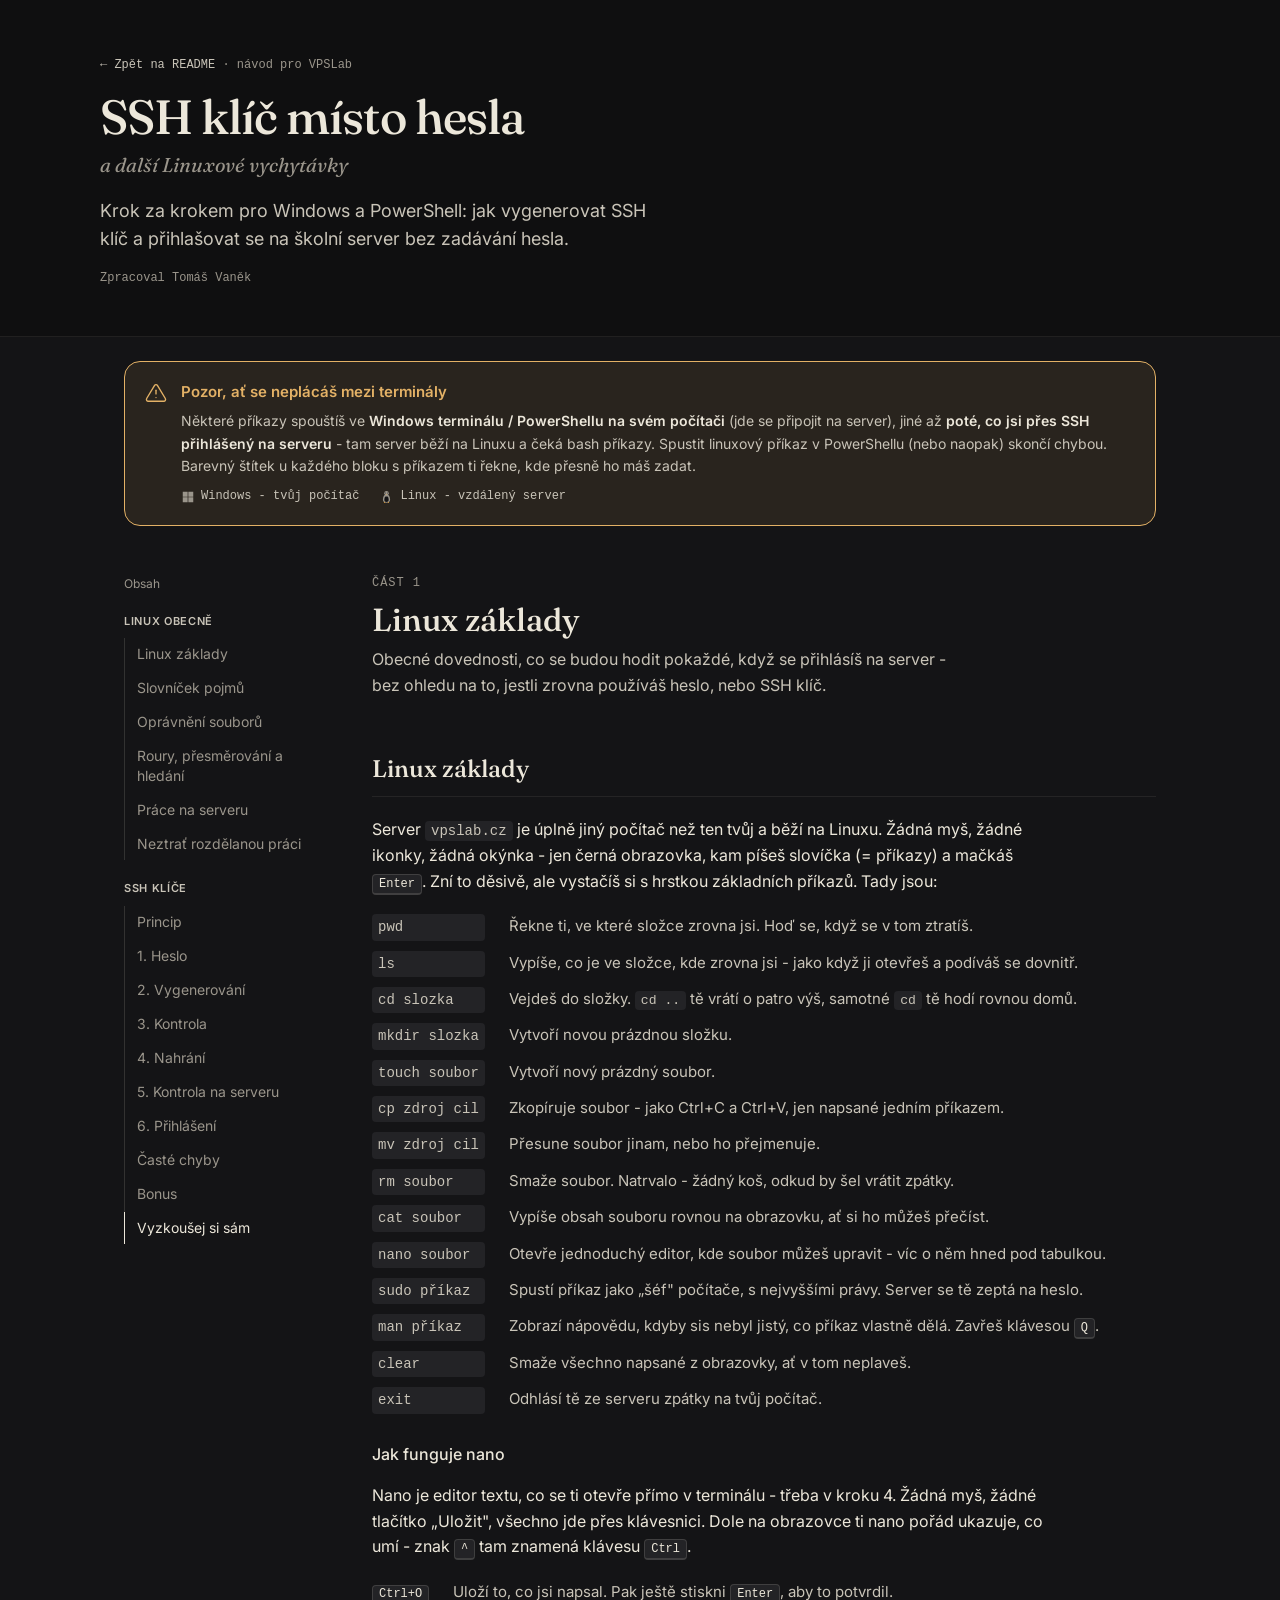
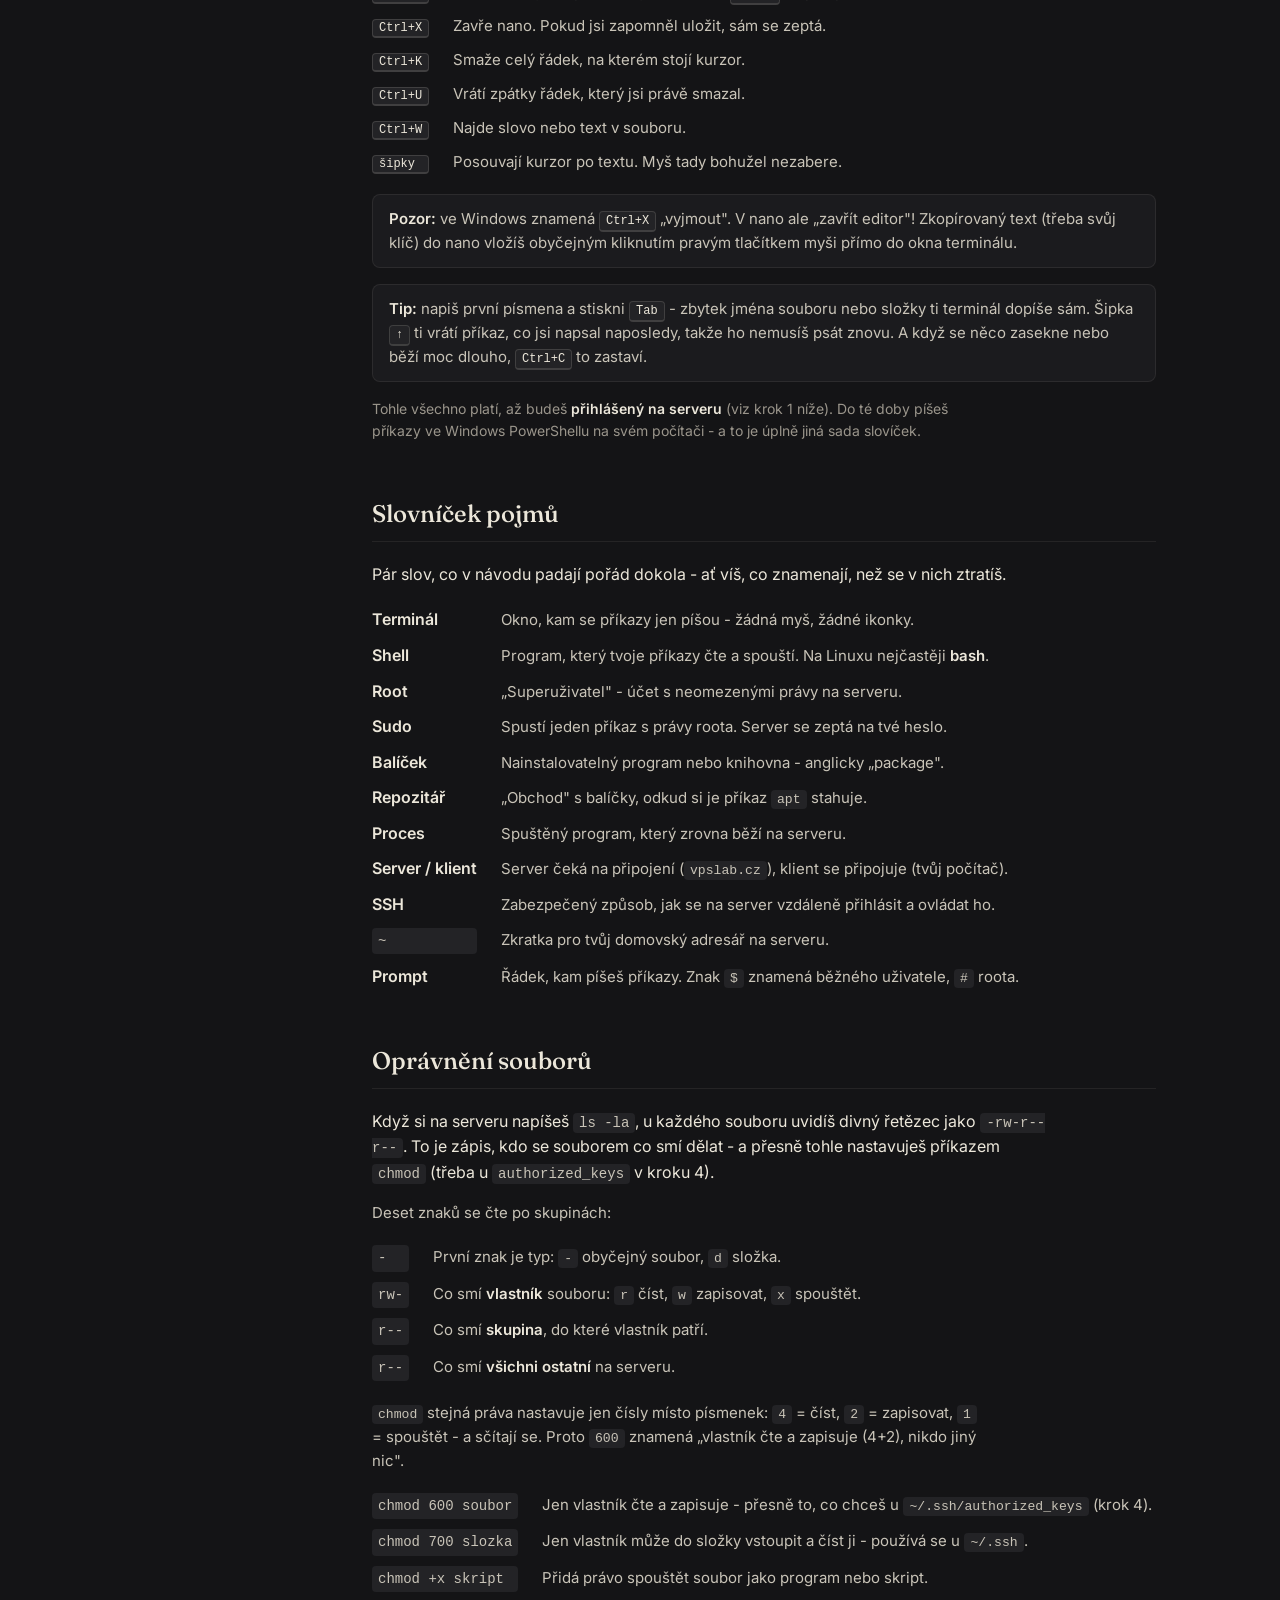
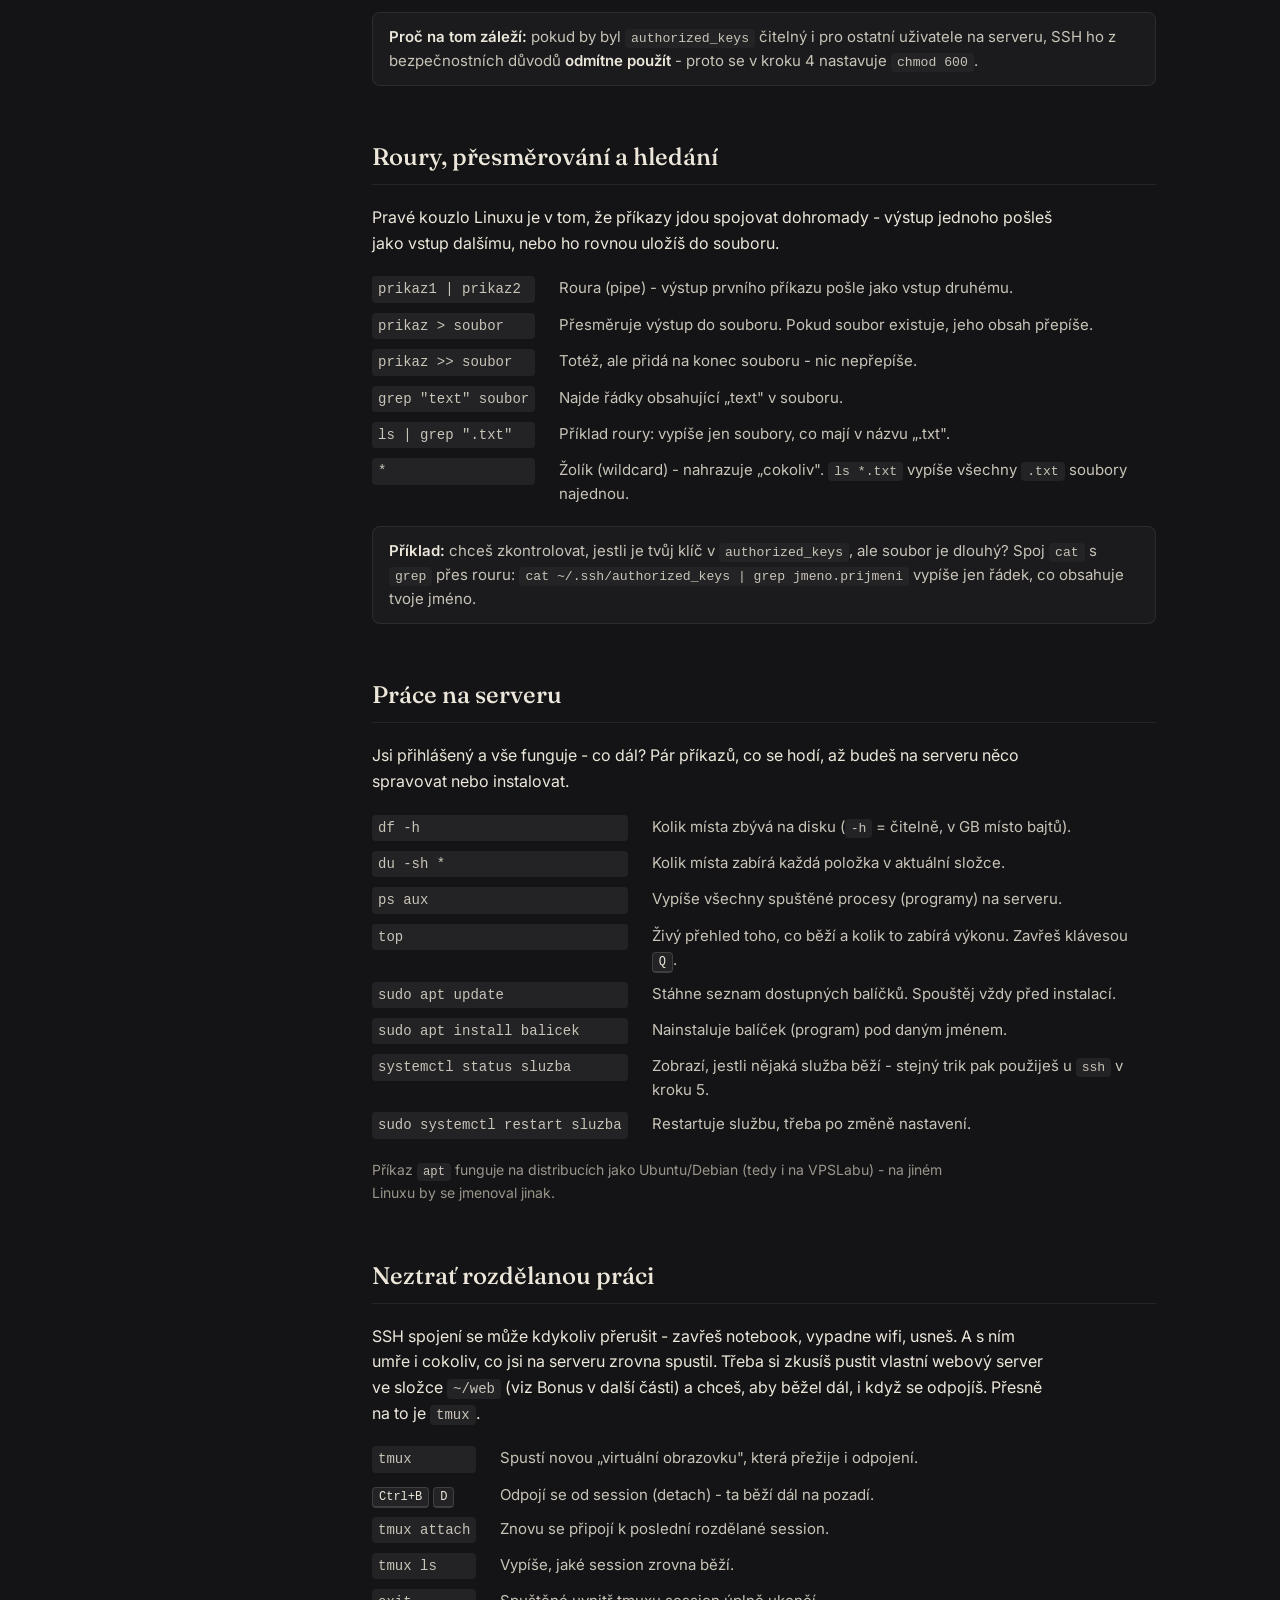
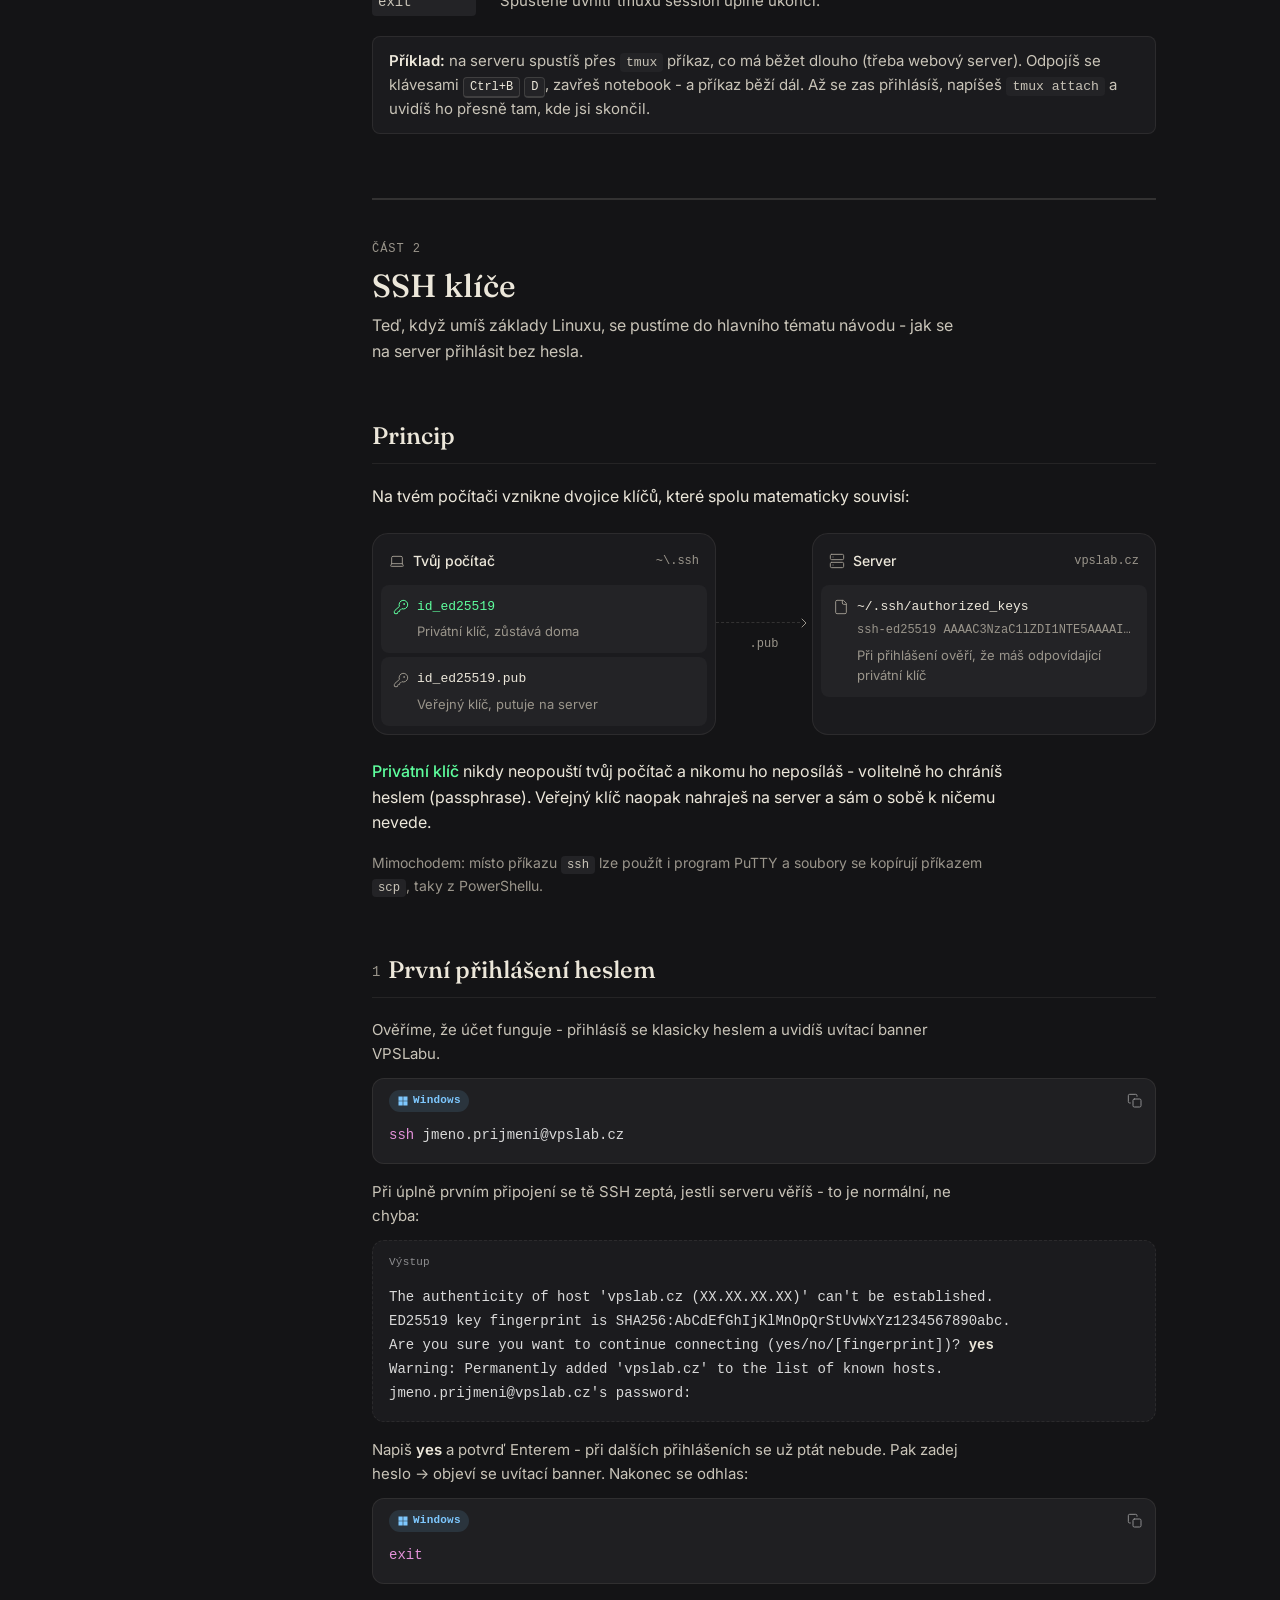
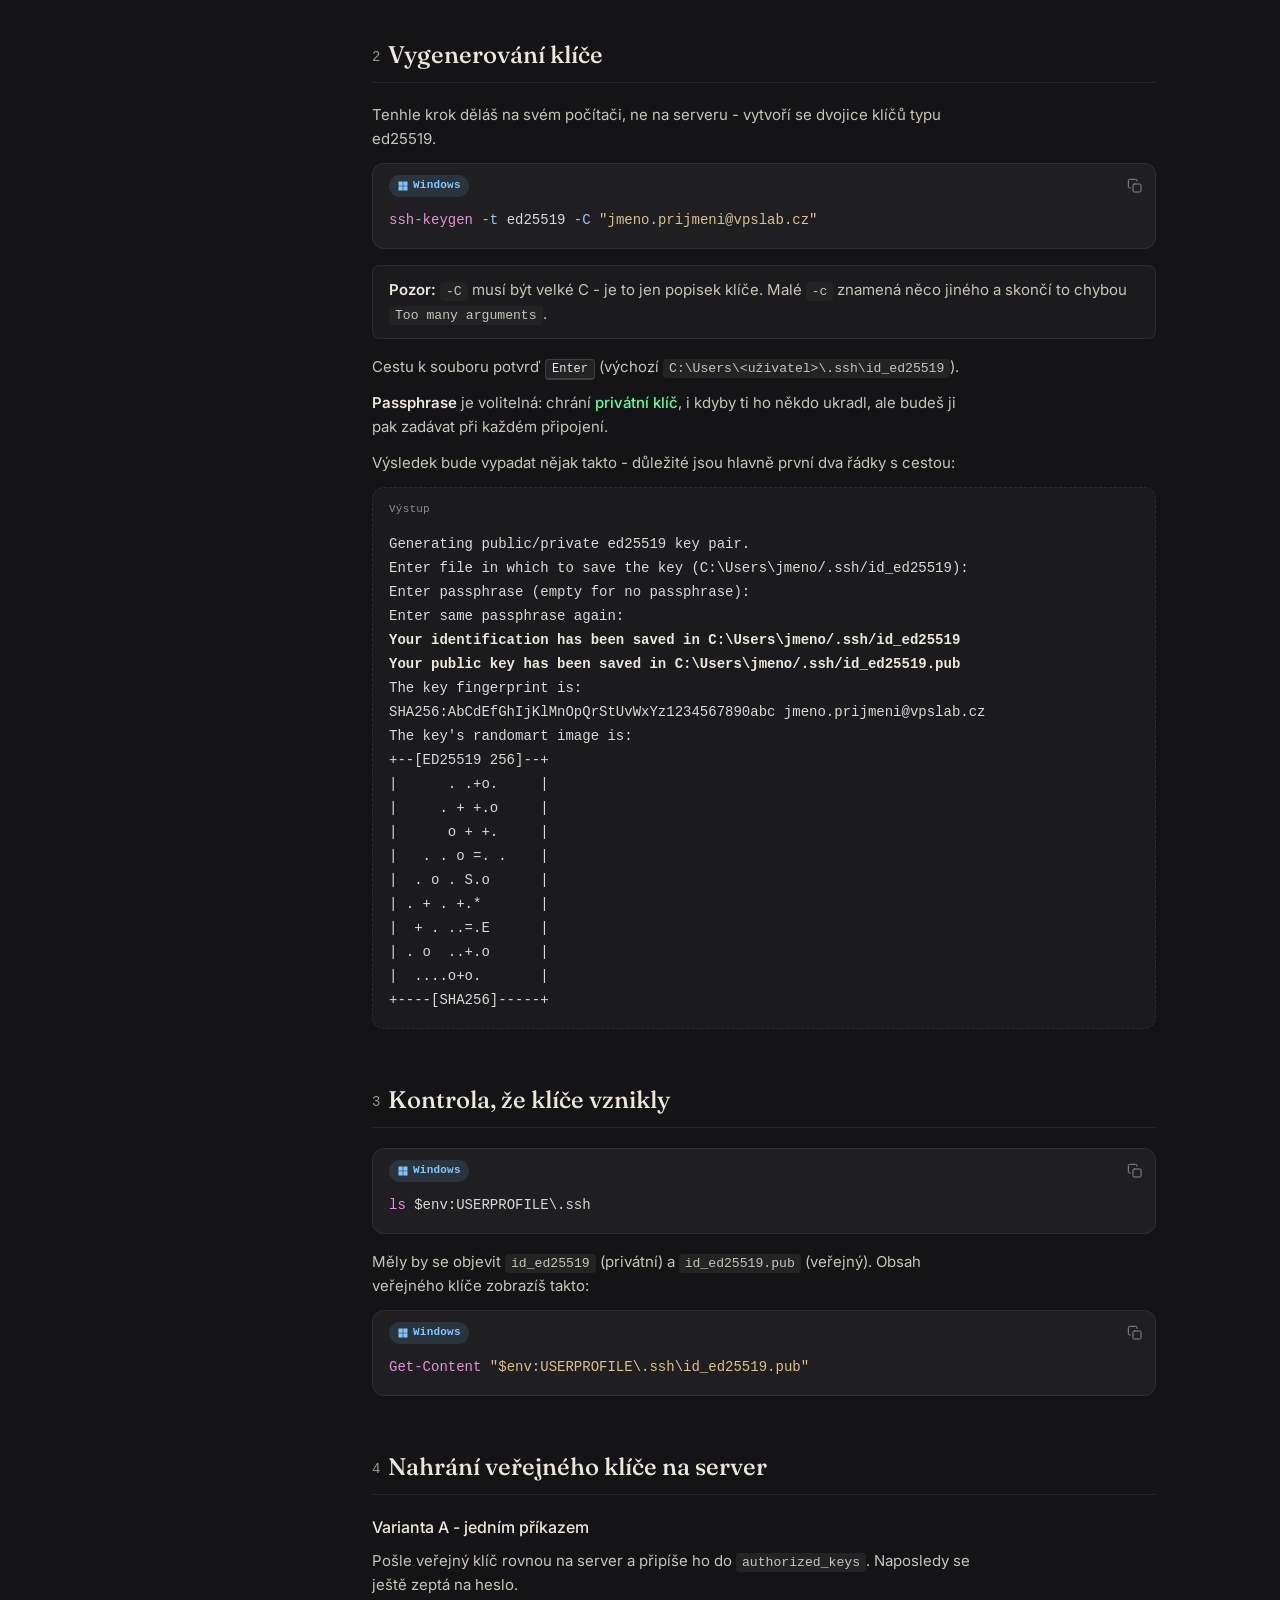
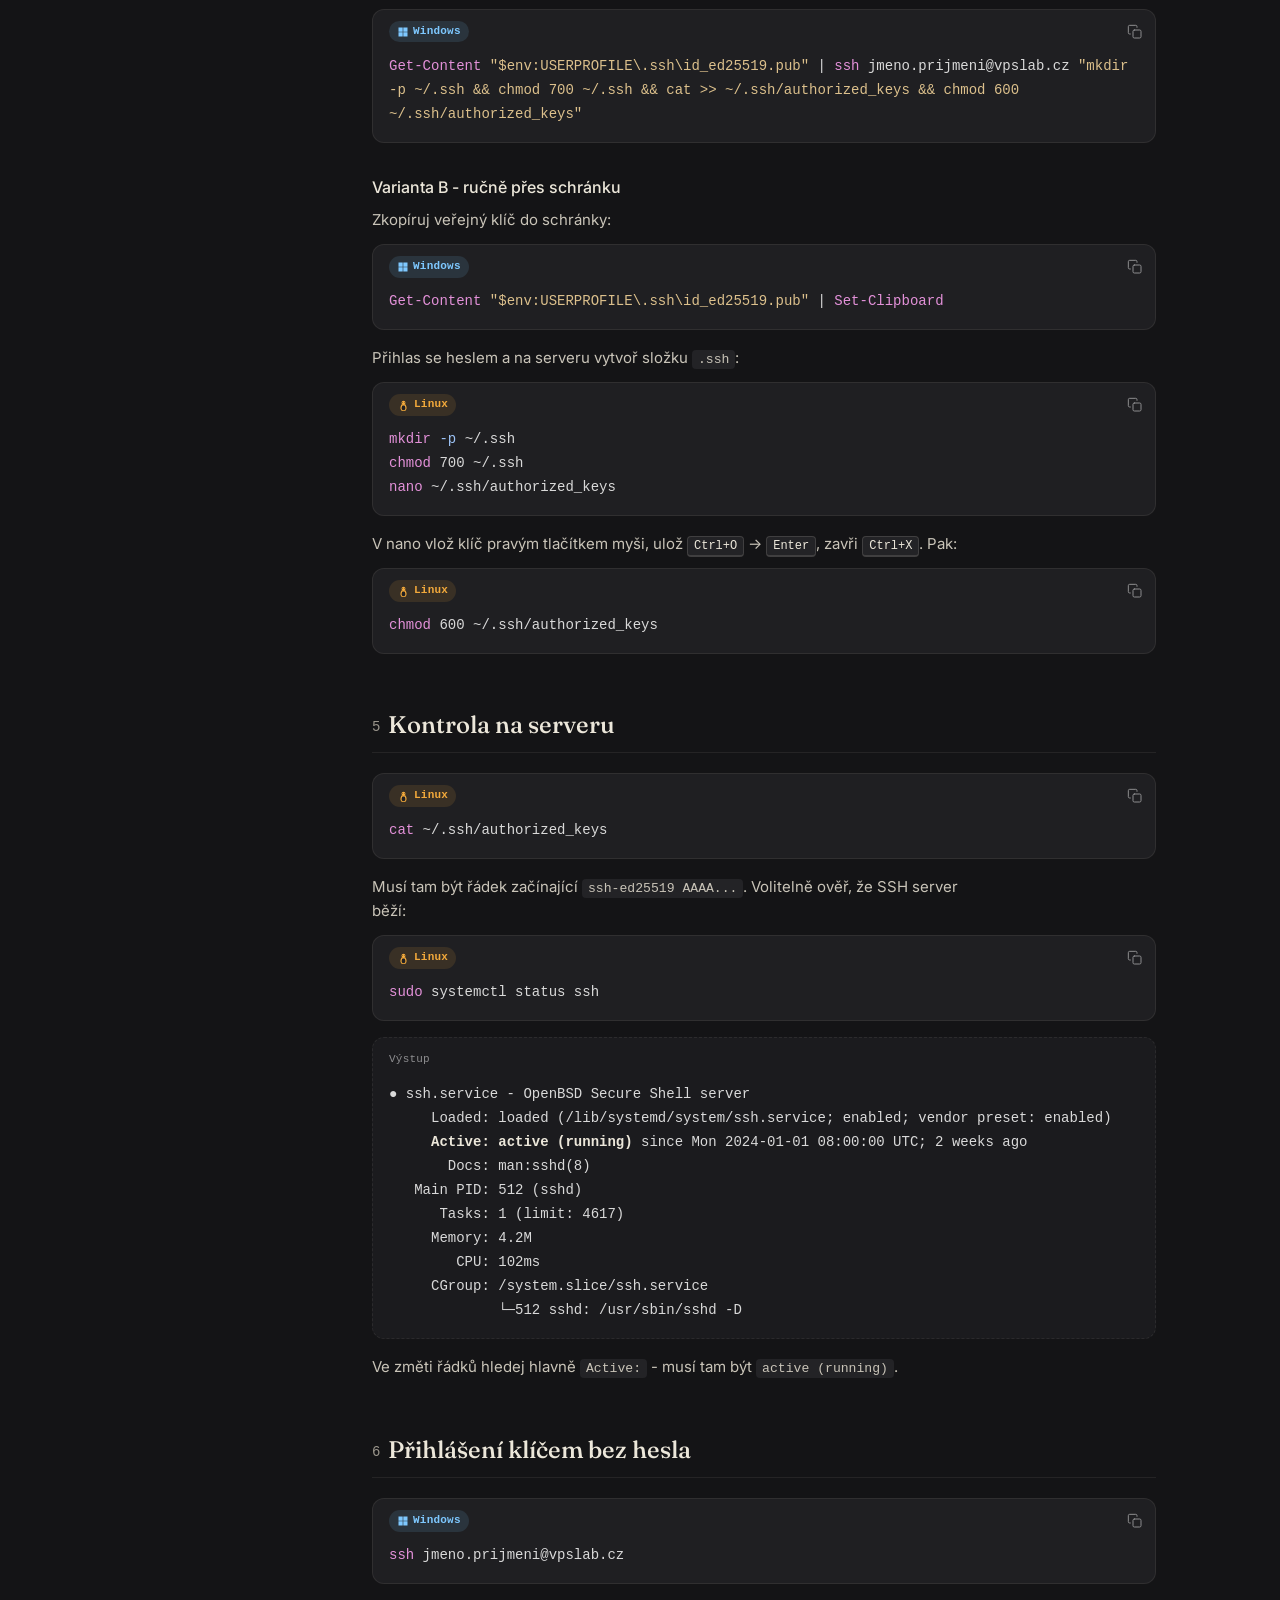
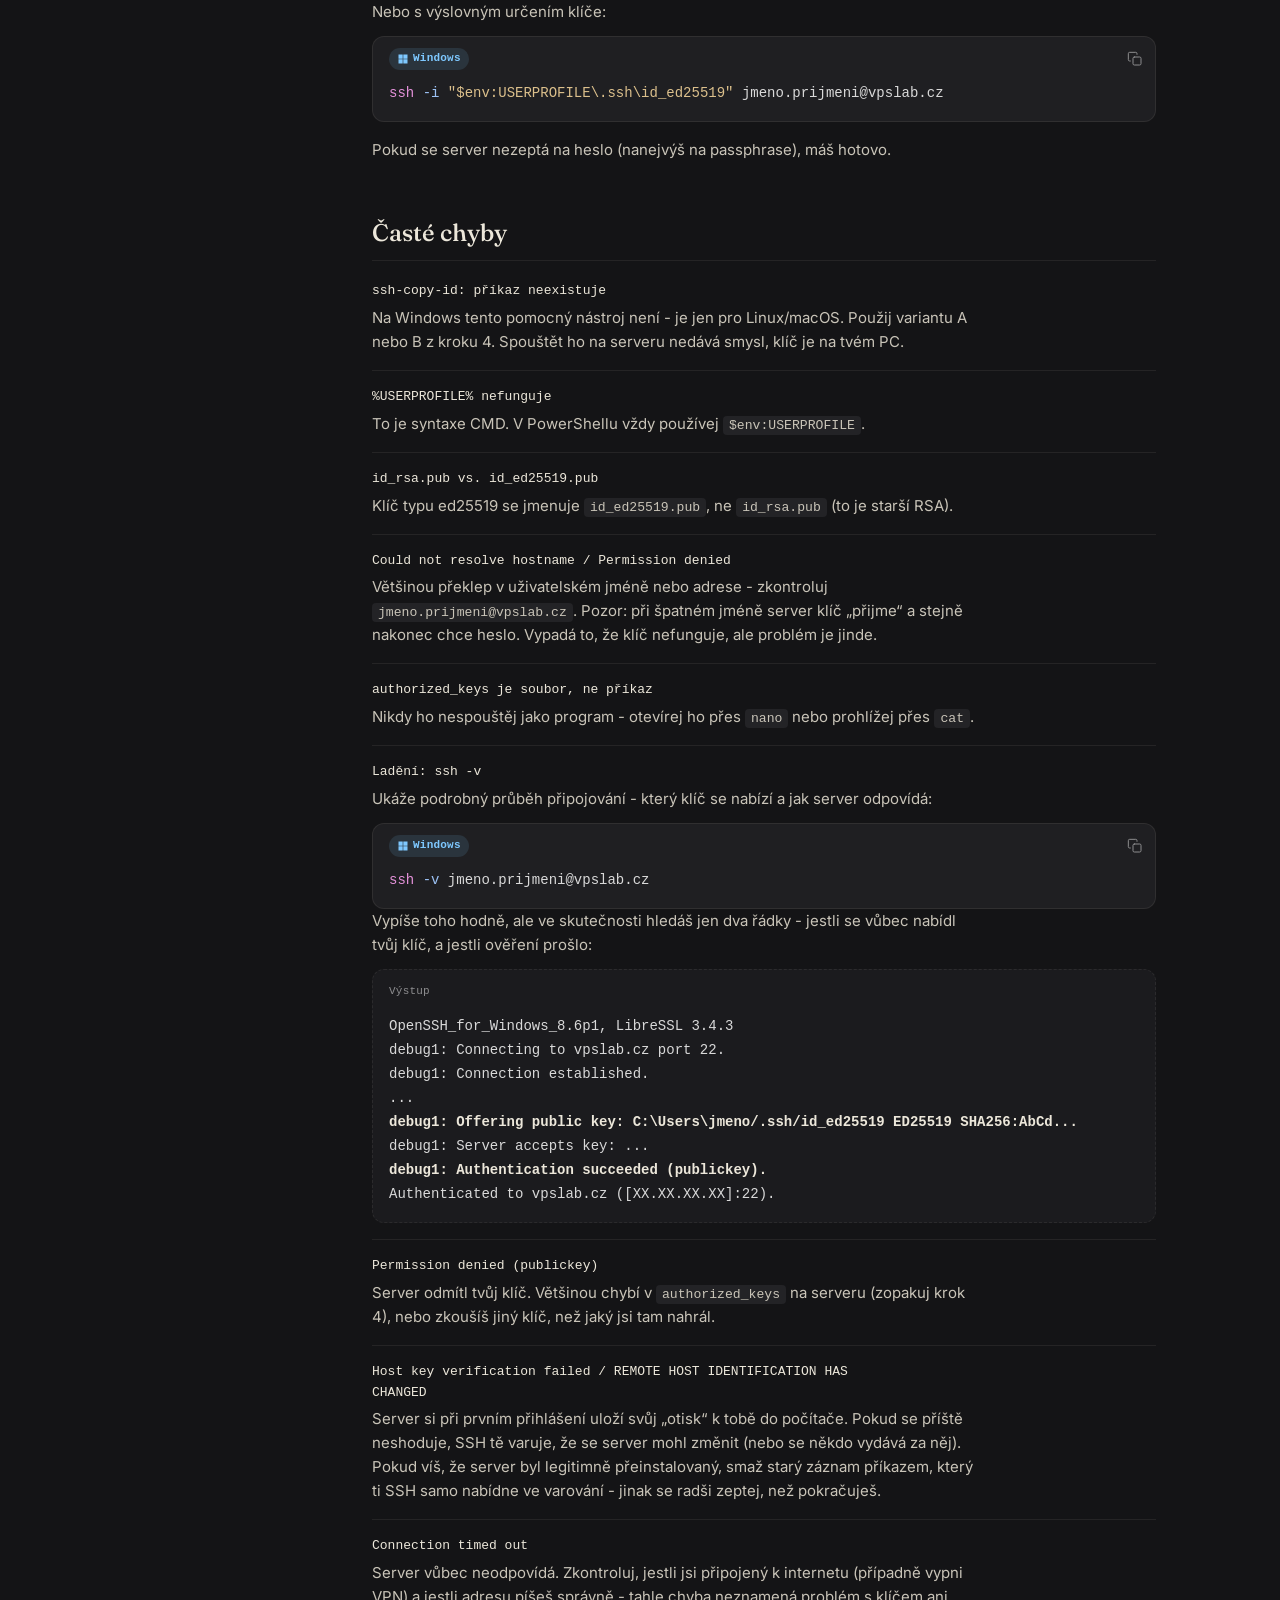
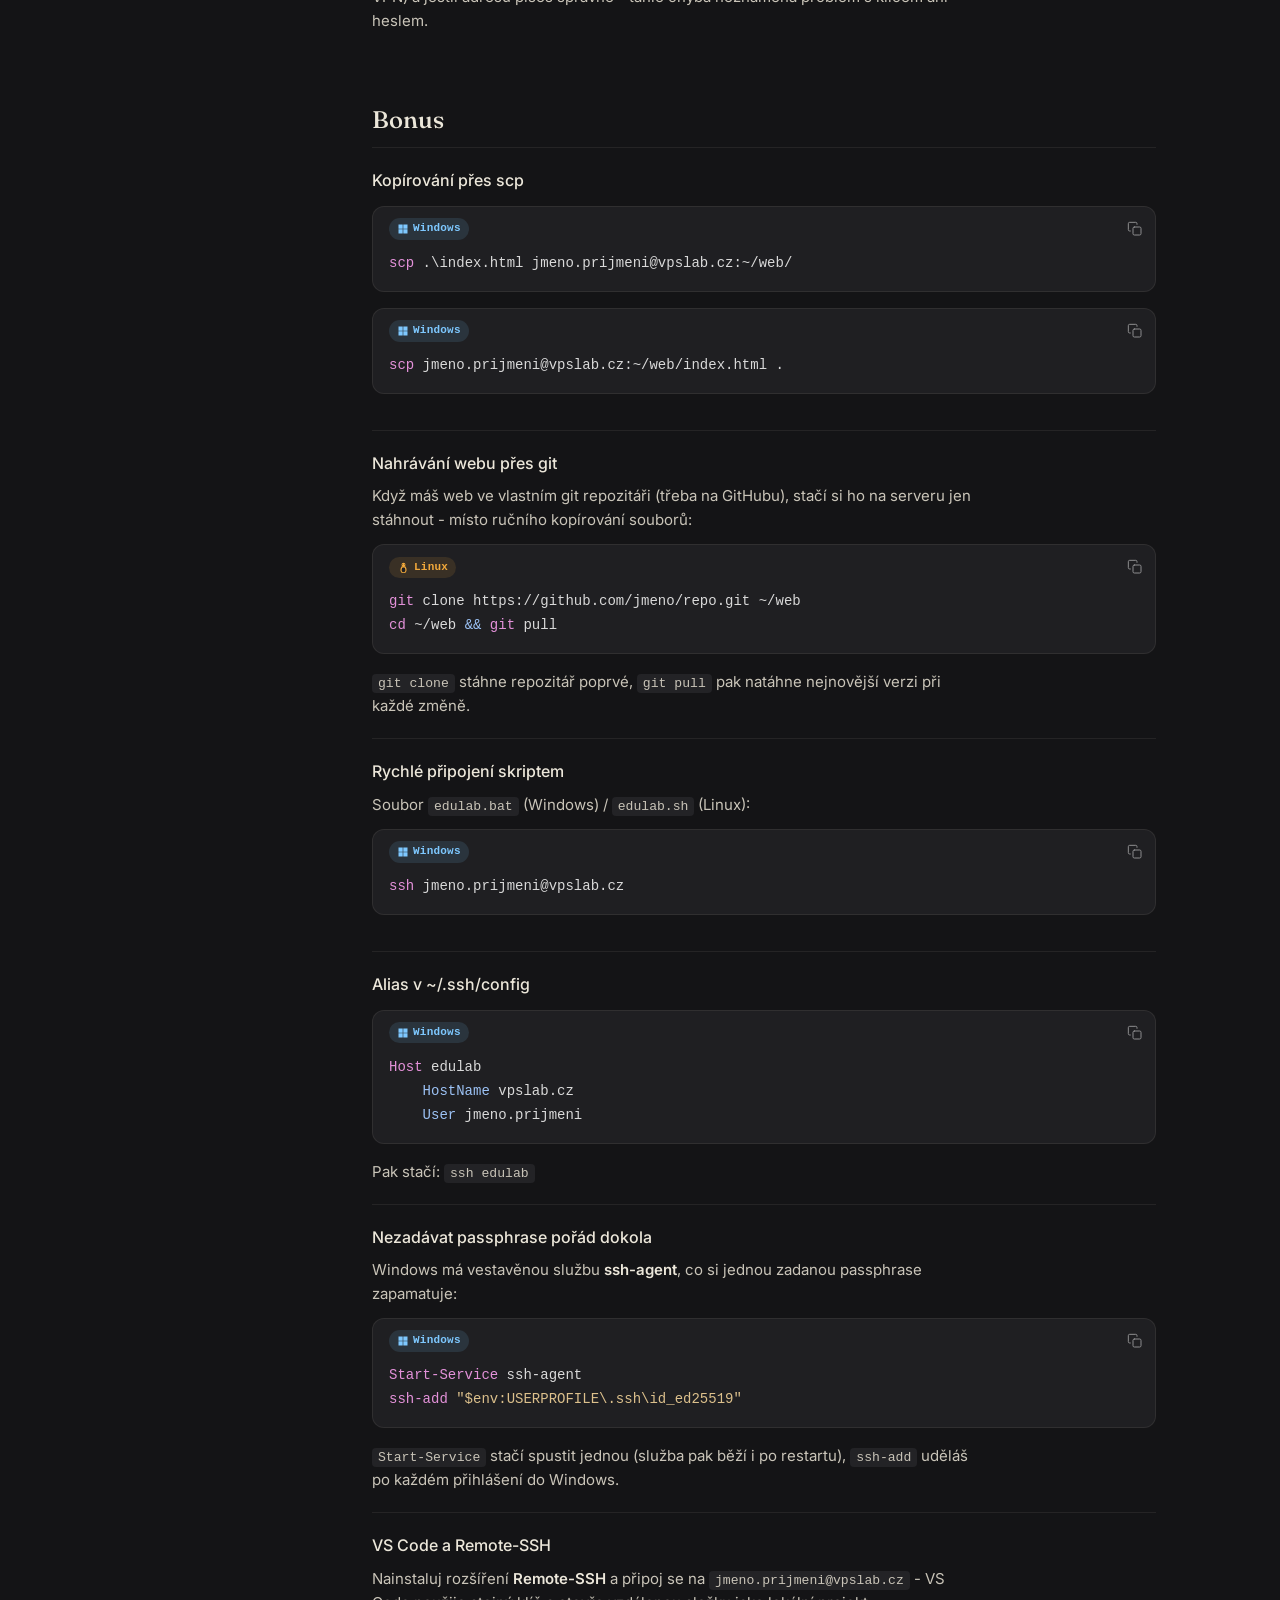
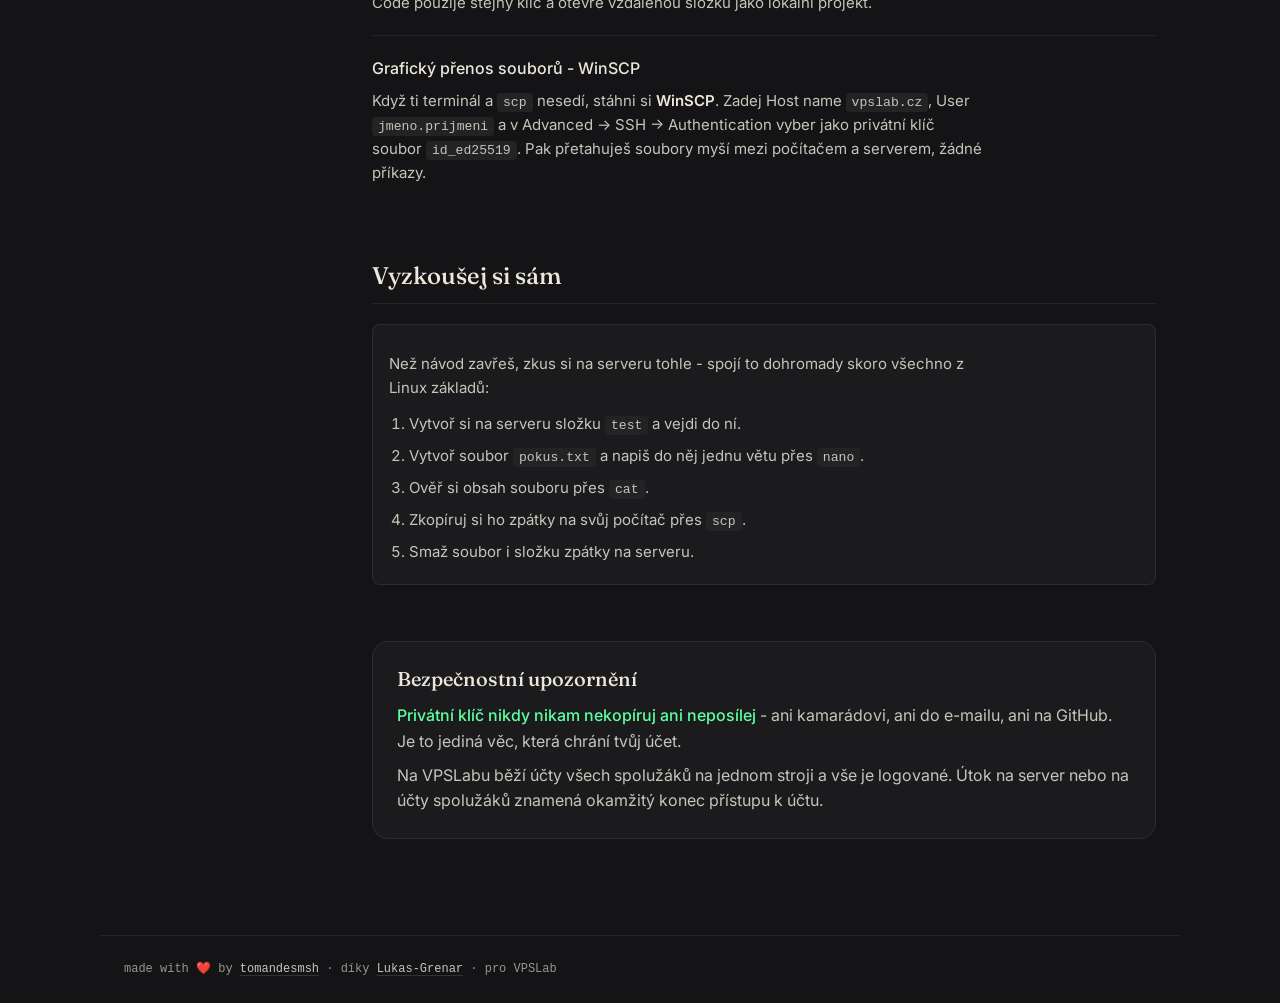
<file: SSHKeys.html>
<!DOCTYPE html>
<html lang="cs">
<head>
<meta charset="utf-8">
<meta name="viewport" content="width=device-width, initial-scale=1">
<title>SSH bez hesla</title>
<link rel="icon" type="image/svg+xml" href="favicon.svg">
<link rel="stylesheet" href="https://fonts.googleapis.com/css2?family=Fraunces:opsz,wght@9..144,500&family=Inter:wght@400;500;600&display=swap">
<link rel="stylesheet" href="SSHKeys.css">
</head>
<body>

<div class="band">
  <div class="band-inner">
    <p class="eyebrow"><a href="index.html">&larr; Zpět na README</a> · návod pro VPSLab</p>
    <h1 class="title">SSH klíč místo hesla</h1>
    <p class="subtitle">a další Linuxové vychytávky</p>
    <p class="lede">Krok za krokem pro Windows a PowerShell: jak vygenerovat SSH klíč a přihlašovat se na školní server bez zadávání hesla.</p>
    <p class="byline">Zpracoval Tomáš Vaněk</p>
  </div>
</div>

<div class="os-warning">
  <div class="inner">
    <svg width="22" height="22" viewBox="0 0 24 24" fill="none" stroke="currentColor" stroke-width="1.5" stroke-linecap="round" stroke-linejoin="round" aria-hidden="true"><path d="M10.29 3.86L1.82 18a2 2 0 0 0 1.71 3h16.94a2 2 0 0 0 1.71-3L13.71 3.86a2 2 0 0 0-3.42 0z"></path><line x1="12" y1="9" x2="12" y2="13"></line><line x1="12" y1="17" x2="12.01" y2="17"></line></svg>
    <div>
      <h2>Pozor, ať se neplácáš mezi terminály</h2>
      <p>Některé příkazy spouštíš ve <strong>Windows terminálu / PowerShellu na svém počítači</strong> (jde se připojit na server), jiné až <strong>poté, co jsi přes SSH přihlášený na serveru</strong> - tam server běží na Linuxu a čeká bash příkazy. Spustit linuxový příkaz v PowerShellu (nebo naopak) skončí chybou. Barevný štítek u každého bloku s příkazem ti řekne, kde přesně ho máš zadat.</p>
      <div class="legend">
        <span>
          <svg width="14" height="14" viewBox="0 0 24 24" fill="currentColor" aria-hidden="true"><path d="M3 3h8.4v8.4H3V3zm9.6 0H21v8.4h-8.4V3zM3 12.6h8.4V21H3v-8.4zm9.6 0H21V21h-8.4v-8.4z"></path></svg>
          Windows - tvůj počítač
        </span>
        <span>
          <svg width="15" height="15" viewBox="0 0 24 24" aria-hidden="true"><path d="M8.3 10c-1.3 2-2 4.3-2 6.8 0 3.3 2.4 5.2 5.7 5.2s5.7-1.9 5.7-5.2c0-2.5-.7-4.8-2-6.8-1.1-.7-2.3-1-3.7-1s-2.6.3-3.7 1z" fill="currentColor"></path><circle cx="12" cy="6.8" r="3.6" fill="currentColor"></circle><path d="M9.4 12.8c-.6 1.4-.9 3-.9 4.4 0 2.2 1.4 3.6 3.5 3.6s3.5-1.4 3.5-3.6c0-1.4-.3-3-.9-4.4-.8-.5-1.6-.7-2.6-.7s-1.8.2-2.6.7z" style="fill:var(--bg)"></path><circle cx="10.2" cy="6.3" r="0.75" style="fill:var(--bg)"></circle><circle cx="13.8" cy="6.3" r="0.75" style="fill:var(--bg)"></circle><path d="M11.1 8.5h1.8l-.9 1.1z" fill="#f2a93b"></path><ellipse cx="9" cy="21.6" rx="1.3" ry="0.7" fill="#f2a93b"></ellipse><ellipse cx="15" cy="21.6" rx="1.3" ry="0.7" fill="#f2a93b"></ellipse></svg>
          Linux - vzdálený server
        </span>
      </div>
    </div>
  </div>
</div>

<div class="shell">
  <nav class="toc" aria-label="Obsah">
    <p class="toc-label">Obsah</p>
    <p class="toc-group">Linux obecně</p>
    <ol>
      <li><a href="#linux-zaklady">Linux základy</a></li>
      <li><a href="#slovnicek">Slovníček pojmů</a></li>
      <li><a href="#opravneni">Oprávnění souborů</a></li>
      <li><a href="#bash-triky">Roury, přesměrování a hledání</a></li>
      <li><a href="#sprava-serveru">Práce na serveru</a></li>
      <li><a href="#tmux">Neztrať rozdělanou práci</a></li>
    </ol>
    <p class="toc-group">SSH klíče</p>
    <ol>
      <li><a href="#princip">Princip</a></li>
      <li><a href="#krok1">1. Heslo</a></li>
      <li><a href="#krok2">2. Vygenerování</a></li>
      <li><a href="#krok3">3. Kontrola</a></li>
      <li><a href="#krok4">4. Nahrání</a></li>
      <li><a href="#krok5">5. Kontrola na serveru</a></li>
      <li><a href="#krok6">6. Přihlášení</a></li>
      <li><a href="#chyby">Časté chyby</a></li>
      <li><a href="#bonus">Bonus</a></li>
      <li><a href="#cviceni">Vyzkoušej si sám</a></li>
    </ol>
  </nav>

  <main>

    <div class="part-divider">
      <p class="part-label">Část 1</p>
      <h2>Linux základy</h2>
      <p>Obecné dovednosti, co se budou hodit pokaždé, když se přihlásíš na server - bez ohledu na to, jestli zrovna používáš heslo, nebo SSH klíč.</p>
    </div>

    <section id="linux-zaklady">
      <h2>Linux základy</h2>
      <p>Server <code class="path">vpslab.cz</code> je úplně jiný počítač než ten tvůj a běží na Linuxu. Žádná myš, žádné ikonky, žádná okýnka - jen černá obrazovka, kam píšeš slovíčka (= příkazy) a mačkáš <kbd>Enter</kbd>. Zní to děsivě, ale vystačíš si s hrstkou základních příkazů. Tady jsou:</p>

      <div class="cmd-table">
        <code class="path">pwd</code><span>Řekne ti, ve které složce zrovna jsi. Hoď se, když se v tom ztratíš.</span>
        <code class="path">ls</code><span>Vypíše, co je ve složce, kde zrovna jsi - jako když ji otevřeš a podíváš se dovnitř.</span>
        <code class="path">cd slozka</code><span>Vejdeš do složky. <code class="path">cd ..</code> tě vrátí o patro výš, samotné <code class="path">cd</code> tě hodí rovnou domů.</span>
        <code class="path">mkdir slozka</code><span>Vytvoří novou prázdnou složku.</span>
        <code class="path">touch soubor</code><span>Vytvoří nový prázdný soubor.</span>
        <code class="path">cp zdroj cil</code><span>Zkopíruje soubor - jako Ctrl+C a Ctrl+V, jen napsané jedním příkazem.</span>
        <code class="path">mv zdroj cil</code><span>Přesune soubor jinam, nebo ho přejmenuje.</span>
        <code class="path">rm soubor</code><span>Smaže soubor. Natrvalo - žádný koš, odkud by šel vrátit zpátky.</span>
        <code class="path">cat soubor</code><span>Vypíše obsah souboru rovnou na obrazovku, ať si ho můžeš přečíst.</span>
        <code class="path">nano soubor</code><span>Otevře jednoduchý editor, kde soubor můžeš upravit - víc o něm hned pod tabulkou.</span>
        <code class="path">sudo příkaz</code><span>Spustí příkaz jako „šéf" počítače, s nejvyššími právy. Server se tě zeptá na heslo.</span>
        <code class="path">man příkaz</code><span>Zobrazí nápovědu, kdyby sis nebyl jistý, co příkaz vlastně dělá. Zavřeš klávesou <kbd>Q</kbd>.</span>
        <code class="path">clear</code><span>Smaže všechno napsané z obrazovky, ať v tom neplaveš.</span>
        <code class="path">exit</code><span>Odhlásí tě ze serveru zpátky na tvůj počítač.</span>
      </div>

      <h3 style="font-family:var(--sans); font-weight:500; font-size:16px; margin:28px 0 12px;">Jak funguje nano</h3>
      <p>Nano je editor textu, co se ti otevře přímo v terminálu - třeba v kroku 4. Žádná myš, žádné tlačítko „Uložit", všechno jde přes klávesnici. Dole na obrazovce ti nano pořád ukazuje, co umí - znak <kbd>^</kbd> tam znamená klávesu <kbd>Ctrl</kbd>.</p>
      <div class="cmd-table">
        <kbd>Ctrl+O</kbd><span>Uloží to, co jsi napsal. Pak ještě stiskni <kbd>Enter</kbd>, aby to potvrdil.</span>
        <kbd>Ctrl+X</kbd><span>Zavře nano. Pokud jsi zapomněl uložit, sám se zeptá.</span>
        <kbd>Ctrl+K</kbd><span>Smaže celý řádek, na kterém stojí kurzor.</span>
        <kbd>Ctrl+U</kbd><span>Vrátí zpátky řádek, který jsi právě smazal.</span>
        <kbd>Ctrl+W</kbd><span>Najde slovo nebo text v souboru.</span>
        <kbd>šipky</kbd><span>Posouvají kurzor po textu. Myš tady bohužel nezabere.</span>
      </div>
      <div class="callout"><strong>Pozor:</strong> ve Windows znamená <kbd>Ctrl+X</kbd> „vyjmout". V nano ale „zavřít editor"! Zkopírovaný text (třeba svůj klíč) do nano vložíš obyčejným kliknutím pravým tlačítkem myši přímo do okna terminálu.</div>

      <div class="callout"><strong>Tip:</strong> napiš první písmena a stiskni <kbd>Tab</kbd> - zbytek jména souboru nebo složky ti terminál dopíše sám. Šipka <kbd>↑</kbd> ti vrátí příkaz, co jsi napsal naposledy, takže ho nemusíš psát znovu. A když se něco zasekne nebo běží moc dlouho, <kbd>Ctrl+C</kbd> to zastaví.</div>

      <p class="aside">Tohle všechno platí, až budeš <strong>přihlášený na serveru</strong> (viz krok 1 níže). Do té doby píšeš příkazy ve Windows PowerShellu na svém počítači - a to je úplně jiná sada slovíček.</p>
    </section>

    <section id="slovnicek">
      <h2>Slovníček pojmů</h2>
      <p>Pár slov, co v návodu padají pořád dokola - ať víš, co znamenají, než se v nich ztratíš.</p>
      <div class="cmd-table">
        <strong>Terminál</strong><span>Okno, kam se příkazy jen píšou - žádná myš, žádné ikonky.</span>
        <strong>Shell</strong><span>Program, který tvoje příkazy čte a spouští. Na Linuxu nejčastěji <strong>bash</strong>.</span>
        <strong>Root</strong><span>„Superuživatel" - účet s neomezenými právy na serveru.</span>
        <strong>Sudo</strong><span>Spustí jeden příkaz s právy roota. Server se zeptá na tvé heslo.</span>
        <strong>Balíček</strong><span>Nainstalovatelný program nebo knihovna - anglicky „package".</span>
        <strong>Repozitář</strong><span>„Obchod" s balíčky, odkud si je příkaz <code class="path">apt</code> stahuje.</span>
        <strong>Proces</strong><span>Spuštěný program, který zrovna běží na serveru.</span>
        <strong>Server / klient</strong><span>Server čeká na připojení (<code class="path">vpslab.cz</code>), klient se připojuje (tvůj počítač).</span>
        <strong>SSH</strong><span>Zabezpečený způsob, jak se na server vzdáleně přihlásit a ovládat ho.</span>
        <code class="path">~</code><span>Zkratka pro tvůj domovský adresář na serveru.</span>
        <strong>Prompt</strong><span>Řádek, kam píšeš příkazy. Znak <code class="path">$</code> znamená běžného uživatele, <code class="path">#</code> roota.</span>
      </div>
    </section>

    <section id="opravneni">
      <h2>Oprávnění souborů</h2>
      <p>Když si na serveru napíšeš <code class="path">ls -la</code>, u každého souboru uvidíš divný řetězec jako <code class="path">-rw-r--r--</code>. To je zápis, kdo se souborem co smí dělat - a přesně tohle nastavuješ příkazem <code class="path">chmod</code> (třeba u <code class="path">authorized_keys</code> v kroku 4).</p>

      <p class="note">Deset znaků se čte po skupinách:</p>
      <div class="cmd-table">
        <code class="path">-</code><span>První znak je typ: <code class="path">-</code> obyčejný soubor, <code class="path">d</code> složka.</span>
        <code class="path">rw-</code><span>Co smí <strong>vlastník</strong> souboru: <code class="path">r</code> číst, <code class="path">w</code> zapisovat, <code class="path">x</code> spouštět.</span>
        <code class="path">r--</code><span>Co smí <strong>skupina</strong>, do které vlastník patří.</span>
        <code class="path">r--</code><span>Co smí <strong>všichni ostatní</strong> na serveru.</span>
      </div>

      <p class="note"><code class="path">chmod</code> stejná práva nastavuje jen čísly místo písmenek: <code class="path">4</code> = číst, <code class="path">2</code> = zapisovat, <code class="path">1</code> = spouštět - a sčítají se. Proto <code class="path">600</code> znamená „vlastník čte a zapisuje (4+2), nikdo jiný nic".</p>
      <div class="cmd-table">
        <code class="path">chmod 600 soubor</code><span>Jen vlastník čte a zapisuje - přesně to, co chceš u <code class="path">~/.ssh/authorized_keys</code> (krok 4).</span>
        <code class="path">chmod 700 slozka</code><span>Jen vlastník může do složky vstoupit a číst ji - používá se u <code class="path">~/.ssh</code>.</span>
        <code class="path">chmod +x skript</code><span>Přidá právo spouštět soubor jako program nebo skript.</span>
      </div>

      <div class="callout"><strong>Proč na tom záleží:</strong> pokud by byl <code class="path">authorized_keys</code> čitelný i pro ostatní uživatele na serveru, SSH ho z bezpečnostních důvodů <strong>odmítne použít</strong> - proto se v kroku 4 nastavuje <code class="path">chmod 600</code>.</div>
    </section>

    <section id="bash-triky">
      <h2>Roury, přesměrování a hledání</h2>
      <p>Pravé kouzlo Linuxu je v tom, že příkazy jdou spojovat dohromady - výstup jednoho pošleš jako vstup dalšímu, nebo ho rovnou uložíš do souboru.</p>

      <div class="cmd-table">
        <code class="path">prikaz1 | prikaz2</code><span>Roura (pipe) - výstup prvního příkazu pošle jako vstup druhému.</span>
        <code class="path">prikaz > soubor</code><span>Přesměruje výstup do souboru. Pokud soubor existuje, jeho obsah přepíše.</span>
        <code class="path">prikaz >> soubor</code><span>Totéž, ale přidá na konec souboru - nic nepřepíše.</span>
        <code class="path">grep "text" soubor</code><span>Najde řádky obsahující „text" v souboru.</span>
        <code class="path">ls | grep ".txt"</code><span>Příklad roury: vypíše jen soubory, co mají v názvu „.txt".</span>
        <code class="path">*</code><span>Žolík (wildcard) - nahrazuje „cokoliv". <code class="path">ls *.txt</code> vypíše všechny <code class="path">.txt</code> soubory najednou.</span>
      </div>

      <div class="callout"><strong>Příklad:</strong> chceš zkontrolovat, jestli je tvůj klíč v <code class="path">authorized_keys</code>, ale soubor je dlouhý? Spoj <code class="path">cat</code> s <code class="path">grep</code> přes rouru: <code class="path">cat ~/.ssh/authorized_keys | grep jmeno.prijmeni</code> vypíše jen řádek, co obsahuje tvoje jméno.</div>
    </section>

    <section id="sprava-serveru">
      <h2>Práce na serveru</h2>
      <p>Jsi přihlášený a vše funguje - co dál? Pár příkazů, co se hodí, až budeš na serveru něco spravovat nebo instalovat.</p>
      <div class="cmd-table">
        <code class="path">df -h</code><span>Kolik místa zbývá na disku (<code class="path">-h</code> = čitelně, v GB místo bajtů).</span>
        <code class="path">du -sh *</code><span>Kolik místa zabírá každá položka v aktuální složce.</span>
        <code class="path">ps aux</code><span>Vypíše všechny spuštěné procesy (programy) na serveru.</span>
        <code class="path">top</code><span>Živý přehled toho, co běží a kolik to zabírá výkonu. Zavřeš klávesou <kbd>Q</kbd>.</span>
        <code class="path">sudo apt update</code><span>Stáhne seznam dostupných balíčků. Spouštěj vždy před instalací.</span>
        <code class="path">sudo apt install balicek</code><span>Nainstaluje balíček (program) pod daným jménem.</span>
        <code class="path">systemctl status sluzba</code><span>Zobrazí, jestli nějaká služba běží - stejný trik pak použiješ u <code class="path">ssh</code> v kroku 5.</span>
        <code class="path">sudo systemctl restart sluzba</code><span>Restartuje službu, třeba po změně nastavení.</span>
      </div>
      <p class="aside">Příkaz <code class="path">apt</code> funguje na distribucích jako Ubuntu/Debian (tedy i na VPSLabu) - na jiném Linuxu by se jmenoval jinak.</p>
    </section>

    <section id="tmux">
      <h2>Neztrať rozdělanou práci</h2>
      <p>SSH spojení se může kdykoliv přerušit - zavřeš notebook, vypadne wifi, usneš. A s ním umře i cokoliv, co jsi na serveru zrovna spustil. Třeba si zkusíš pustit vlastní webový server ve složce <code class="path">~/web</code> (viz Bonus v další části) a chceš, aby běžel dál, i když se odpojíš. Přesně na to je <code class="path">tmux</code>.</p>

      <div class="cmd-table">
        <code class="path">tmux</code><span>Spustí novou „virtuální obrazovku", která přežije i odpojení.</span>
        <span><kbd>Ctrl+B</kbd> <kbd>D</kbd></span><span>Odpojí se od session (detach) - ta běží dál na pozadí.</span>
        <code class="path">tmux attach</code><span>Znovu se připojí k poslední rozdělané session.</span>
        <code class="path">tmux ls</code><span>Vypíše, jaké session zrovna běží.</span>
        <code class="path">exit</code><span>Spuštěné uvnitř tmuxu session úplně ukončí.</span>
      </div>

      <div class="callout"><strong>Příklad:</strong> na serveru spustíš přes <code class="path">tmux</code> příkaz, co má běžet dlouho (třeba webový server). Odpojíš se klávesami <kbd>Ctrl+B</kbd> <kbd>D</kbd>, zavřeš notebook - a příkaz běží dál. Až se zas přihlásíš, napíšeš <code class="path">tmux attach</code> a uvidíš ho přesně tam, kde jsi skončil.</div>
    </section>

    <div class="part-divider">
      <p class="part-label">Část 2</p>
      <h2>SSH klíče</h2>
      <p>Teď, když umíš základy Linuxu, se pustíme do hlavního tématu návodu - jak se na server přihlásit bez hesla.</p>
    </div>

    <section id="princip">
      <h2>Princip</h2>
      <p>Na tvém počítači vznikne dvojice klíčů, které spolu matematicky souvisí:</p>

      <figure class="diagram" aria-label="Privátní klíč zůstává na počítači, veřejný klíč se nahraje na server">
        <div class="machine">
          <div class="machine-head">
            <svg width="16" height="16" viewBox="0 0 24 24" fill="none" stroke="currentColor" stroke-width="1.5" stroke-linecap="round" stroke-linejoin="round" aria-hidden="true"><path d="M20 16V7a2 2 0 0 0-2-2H6a2 2 0 0 0-2 2v9m16 0H4m16 0 1.28 2.55a1 1 0 0 1-.9 1.45H3.62a1 1 0 0 1-.9-1.45L4 16"/></svg>
            Tvůj počítač
            <span class="host">~\.ssh</span>
          </div>
          <div class="file priv">
            <div class="file-name">
              <svg width="16" height="16" viewBox="0 0 24 24" fill="none" stroke="currentColor" stroke-width="1.5" stroke-linecap="round" stroke-linejoin="round" aria-hidden="true"><path d="M2.586 17.414A2 2 0 0 0 2 18.828V21a1 1 0 0 0 1 1h3a1 1 0 0 0 1-1v-1a1 1 0 0 1 1-1h1a1 1 0 0 0 1-1v-1a1 1 0 0 1 1-1h.172a2 2 0 0 0 1.414-.586l.814-.814a6.5 6.5 0 1 0-4-4z"/><circle cx="16.5" cy="7.5" r=".5" fill="currentColor"/></svg>
              id_ed25519
            </div>
            <p class="file-note">Privátní klíč, zůstává doma</p>
          </div>
          <div class="file">
            <div class="file-name">
              <svg width="16" height="16" viewBox="0 0 24 24" fill="none" stroke="currentColor" stroke-width="1.5" stroke-linecap="round" stroke-linejoin="round" aria-hidden="true"><path d="M2.586 17.414A2 2 0 0 0 2 18.828V21a1 1 0 0 0 1 1h3a1 1 0 0 0 1-1v-1a1 1 0 0 1 1-1h1a1 1 0 0 0 1-1v-1a1 1 0 0 1 1-1h.172a2 2 0 0 0 1.414-.586l.814-.814a6.5 6.5 0 1 0-4-4z"/><circle cx="16.5" cy="7.5" r=".5" fill="currentColor"/></svg>
              id_ed25519.pub
            </div>
            <p class="file-note">Veřejný klíč, putuje na server</p>
          </div>
        </div>

        <div class="transfer" aria-hidden="true">
          <span class="line"><svg width="16" height="16" viewBox="0 0 24 24" fill="none" stroke="currentColor" stroke-width="1.5" stroke-linecap="round" stroke-linejoin="round"><path d="m9 18 6-6-6-6"/></svg></span>
          <span>.pub</span>
        </div>

        <div class="machine">
          <div class="machine-head">
            <svg width="16" height="16" viewBox="0 0 24 24" fill="none" stroke="currentColor" stroke-width="1.5" stroke-linecap="round" stroke-linejoin="round" aria-hidden="true"><rect width="20" height="8" x="2" y="2" rx="2"/><rect width="20" height="8" x="2" y="14" rx="2"/><path d="M6 6h.01M6 18h.01"/></svg>
            Server
            <span class="host">vpslab.cz</span>
          </div>
          <div class="file">
            <div class="file-name">
              <svg width="16" height="16" viewBox="0 0 24 24" fill="none" stroke="currentColor" stroke-width="1.5" stroke-linecap="round" stroke-linejoin="round" aria-hidden="true"><path d="M15 2H6a2 2 0 0 0-2 2v16a2 2 0 0 0 2 2h12a2 2 0 0 0 2-2V7Z"/><path d="M14 2v4a2 2 0 0 0 2 2h4"/></svg>
              ~/.ssh/authorized_keys
            </div>
            <p class="file-blob">ssh-ed25519 AAAAC3NzaC1lZDI1NTE5AAAAIG8x…</p>
            <p class="file-note">Při přihlášení ověří, že máš odpovídající privátní klíč</p>
          </div>
        </div>
      </figure>

      <p><strong class="priv">Privátní klíč</strong> nikdy neopouští tvůj počítač a nikomu ho neposíláš - volitelně ho chráníš heslem (passphrase). Veřejný klíč naopak nahraješ na server a sám o sobě k ničemu nevede.</p>
      <p class="aside">Mimochodem: místo příkazu <code class="path">ssh</code> lze použít i program PuTTY a soubory se kopírují příkazem <code class="path">scp</code>, taky z PowerShellu.</p>
    </section>

    <section id="krok1">
      <h2><span class="num">1</span>První přihlášení heslem</h2>
      <div class="step">
        <p class="note">Ověříme, že účet funguje - přihlásíš se klasicky heslem a uvidíš uvítací banner VPSLabu.</p>
        <div class="codeblock" data-lang="powershell">
          <div class="bar"><span class="tag"></span><span class="icons"></span></div>
          <pre><span class="k">ssh</span> jmeno.prijmeni@vpslab.cz</pre>
        </div>
        <p class="note">Při úplně prvním připojení se tě SSH zeptá, jestli serveru věříš - to je normální, ne chyba:</p>
        <div class="codeblock" data-lang="output">
          <div class="bar"><span class="tag"></span><span class="icons"></span></div>
          <pre>The authenticity of host 'vpslab.cz (XX.XX.XX.XX)' can't be established.
ED25519 key fingerprint is SHA256:AbCdEfGhIjKlMnOpQrStUvWxYz1234567890abc.
Are you sure you want to continue connecting (yes/no/[fingerprint])? <strong>yes</strong>
Warning: Permanently added 'vpslab.cz' to the list of known hosts.
jmeno.prijmeni@vpslab.cz's password:</pre>
        </div>
        <p class="note">Napiš <strong>yes</strong> a potvrď Enterem - při dalších přihlášeních se už ptát nebude. Pak zadej heslo → objeví se uvítací banner. Nakonec se odhlas:</p>
        <div class="codeblock" data-lang="powershell">
          <div class="bar"><span class="tag"></span><span class="icons"></span></div>
          <pre><span class="k">exit</span></pre>
        </div>
      </div>
    </section>

    <section id="krok2">
      <h2><span class="num">2</span>Vygenerování klíče</h2>
      <div class="step">
        <p class="note">Tenhle krok děláš na svém počítači, ne na serveru - vytvoří se dvojice klíčů typu ed25519.</p>
        <div class="codeblock" data-lang="powershell">
          <div class="bar"><span class="tag"></span><span class="icons"></span></div>
          <pre><span class="k">ssh-keygen</span> <span class="f">-t</span> ed25519 <span class="f">-C</span> <span class="s">"jmeno.prijmeni@vpslab.cz"</span></pre>
        </div>
        <div class="callout"><strong>Pozor:</strong> <code class="path">-C</code> musí být velké C - je to jen popisek klíče. Malé <code class="path">-c</code> znamená něco jiného a skončí to chybou <code class="path">Too many arguments</code>.</div>
        <p class="note">Cestu k souboru potvrď <kbd>Enter</kbd> (výchozí <code class="path">C:\Users\&lt;uživatel&gt;\.ssh\id_ed25519</code>).</p>
        <p class="note"><strong>Passphrase</strong> je volitelná: chrání <strong class="priv">privátní klíč</strong>, i kdyby ti ho někdo ukradl, ale budeš ji pak zadávat při každém připojení.</p>
        <p class="note">Výsledek bude vypadat nějak takto - důležité jsou hlavně první dva řádky s cestou:</p>
        <div class="codeblock" data-lang="output">
          <div class="bar"><span class="tag"></span><span class="icons"></span></div>
          <pre>Generating public/private ed25519 key pair.
Enter file in which to save the key (C:\Users\jmeno/.ssh/id_ed25519):
Enter passphrase (empty for no passphrase):
Enter same passphrase again:
<strong>Your identification has been saved in C:\Users\jmeno/.ssh/id_ed25519</strong>
<strong>Your public key has been saved in C:\Users\jmeno/.ssh/id_ed25519.pub</strong>
The key fingerprint is:
SHA256:AbCdEfGhIjKlMnOpQrStUvWxYz1234567890abc jmeno.prijmeni@vpslab.cz
The key's randomart image is:
+--[ED25519 256]--+
|      . .+o.     |
|     . + +.o     |
|      o + +.     |
|   . . o =. .    |
|  . o . S.o      |
| . + . +.*       |
|  + . ..=.E      |
| . o  ..+.o      |
|  ....o+o.       |
+----[SHA256]-----+</pre>
        </div>
      </div>
    </section>

    <section id="krok3">
      <h2><span class="num">3</span>Kontrola, že klíče vznikly</h2>
      <div class="step">
        <div class="codeblock" data-lang="powershell">
          <div class="bar"><span class="tag"></span><span class="icons"></span></div>
          <pre><span class="k">ls</span> $env:USERPROFILE\.ssh</pre>
        </div>
        <p class="note">Měly by se objevit <code class="path">id_ed25519</code> (privátní) a <code class="path">id_ed25519.pub</code> (veřejný). Obsah veřejného klíče zobrazíš takto:</p>
        <div class="codeblock" data-lang="powershell">
          <div class="bar"><span class="tag"></span><span class="icons"></span></div>
          <pre><span class="k">Get-Content</span> <span class="s">"$env:USERPROFILE\.ssh\id_ed25519.pub"</span></pre>
        </div>
      </div>
    </section>

    <section id="krok4">
      <h2><span class="num">4</span>Nahrání veřejného klíče na server</h2>

      <div class="step">
        <h3>Varianta A - jedním příkazem</h3>
        <p class="note">Pošle veřejný klíč rovnou na server a připíše ho do <code class="path">authorized_keys</code>. Naposledy se ještě zeptá na heslo.</p>
        <div class="codeblock" data-lang="powershell">
          <div class="bar"><span class="tag"></span><span class="icons"></span></div>
          <pre><span class="k">Get-Content</span> <span class="s">"$env:USERPROFILE\.ssh\id_ed25519.pub"</span> | <span class="k">ssh</span> jmeno.prijmeni@vpslab.cz <span class="s">"mkdir -p ~/.ssh && chmod 700 ~/.ssh && cat >> ~/.ssh/authorized_keys && chmod 600 ~/.ssh/authorized_keys"</span></pre>
        </div>
      </div>

      <div class="step">
        <h3>Varianta B - ručně přes schránku</h3>
        <p class="note">Zkopíruj veřejný klíč do schránky:</p>
        <div class="codeblock" data-lang="powershell">
          <div class="bar"><span class="tag"></span><span class="icons"></span></div>
          <pre><span class="k">Get-Content</span> <span class="s">"$env:USERPROFILE\.ssh\id_ed25519.pub"</span> | <span class="k">Set-Clipboard</span></pre>
        </div>
        <p class="note">Přihlas se heslem a na serveru vytvoř složku <code class="path">.ssh</code>:</p>
        <div class="codeblock" data-lang="bash">
          <div class="bar"><span class="tag"></span><span class="icons"></span></div>
          <pre><span class="k">mkdir</span> <span class="f">-p</span> ~/.ssh
<span class="k">chmod</span> 700 ~/.ssh
<span class="k">nano</span> ~/.ssh/authorized_keys</pre>
        </div>
        <p class="note">V nano vlož klíč pravým tlačítkem myši, ulož <kbd>Ctrl+O</kbd> → <kbd>Enter</kbd>, zavři <kbd>Ctrl+X</kbd>. Pak:</p>
        <div class="codeblock" data-lang="bash">
          <div class="bar"><span class="tag"></span><span class="icons"></span></div>
          <pre><span class="k">chmod</span> 600 ~/.ssh/authorized_keys</pre>
        </div>
      </div>
    </section>

    <section id="krok5">
      <h2><span class="num">5</span>Kontrola na serveru</h2>
      <div class="step">
        <div class="codeblock" data-lang="bash">
          <div class="bar"><span class="tag"></span><span class="icons"></span></div>
          <pre><span class="k">cat</span> ~/.ssh/authorized_keys</pre>
        </div>
        <p class="note">Musí tam být řádek začínající <code class="path">ssh-ed25519 AAAA...</code>. Volitelně ověř, že SSH server běží:</p>
        <div class="codeblock" data-lang="bash">
          <div class="bar"><span class="tag"></span><span class="icons"></span></div>
          <pre><span class="k">sudo</span> systemctl status ssh</pre>
        </div>
        <div class="codeblock" data-lang="output">
          <div class="bar"><span class="tag"></span><span class="icons"></span></div>
          <pre>● ssh.service - OpenBSD Secure Shell server
     Loaded: loaded (/lib/systemd/system/ssh.service; enabled; vendor preset: enabled)
     <strong>Active: active (running)</strong> since Mon 2024-01-01 08:00:00 UTC; 2 weeks ago
       Docs: man:sshd(8)
   Main PID: 512 (sshd)
      Tasks: 1 (limit: 4617)
     Memory: 4.2M
        CPU: 102ms
     CGroup: /system.slice/ssh.service
             └─512 sshd: /usr/sbin/sshd -D</pre>
        </div>
        <p class="note">Ve změti řádků hledej hlavně <code class="path">Active:</code> - musí tam být <code class="path">active (running)</code>.</p>
      </div>
    </section>

    <section id="krok6">
      <h2><span class="num">6</span>Přihlášení klíčem bez hesla</h2>
      <div class="step">
        <div class="codeblock" data-lang="powershell">
          <div class="bar"><span class="tag"></span><span class="icons"></span></div>
          <pre><span class="k">ssh</span> jmeno.prijmeni@vpslab.cz</pre>
        </div>
        <p class="note">Nebo s výslovným určením klíče:</p>
        <div class="codeblock" data-lang="powershell">
          <div class="bar"><span class="tag"></span><span class="icons"></span></div>
          <pre><span class="k">ssh</span> <span class="f">-i</span> <span class="s">"$env:USERPROFILE\.ssh\id_ed25519"</span> jmeno.prijmeni@vpslab.cz</pre>
        </div>
        <p class="note">Pokud se server nezeptá na heslo (nanejvýš na passphrase), máš hotovo.</p>
      </div>
    </section>

    <section id="chyby">
      <h2>Časté chyby</h2>

      <div class="error-item">
        <p class="msg">ssh-copy-id: příkaz neexistuje</p>
        <p>Na Windows tento pomocný nástroj není - je jen pro Linux/macOS. Použij variantu A nebo B z kroku 4. Spouštět ho na serveru nedává smysl, klíč je na tvém PC.</p>
      </div>

      <div class="error-item">
        <p class="msg">%USERPROFILE% nefunguje</p>
        <p>To je syntaxe CMD. V PowerShellu vždy používej <code class="path">$env:USERPROFILE</code>.</p>
      </div>

      <div class="error-item">
        <p class="msg">id_rsa.pub vs. id_ed25519.pub</p>
        <p>Klíč typu ed25519 se jmenuje <code class="path">id_ed25519.pub</code>, ne <code class="path">id_rsa.pub</code> (to je starší RSA).</p>
      </div>

      <div class="error-item">
        <p class="msg">Could not resolve hostname / Permission denied</p>
        <p>Většinou překlep v uživatelském jméně nebo adrese - zkontroluj <code class="path">jmeno.prijmeni@vpslab.cz</code>. Pozor: při špatném jméně server klíč „přijme“ a stejně nakonec chce heslo. Vypadá to, že klíč nefunguje, ale problém je jinde.</p>
      </div>

      <div class="error-item">
        <p class="msg">authorized_keys je soubor, ne příkaz</p>
        <p>Nikdy ho nespouštěj jako program - otevírej ho přes <code class="path">nano</code> nebo prohlížej přes <code class="path">cat</code>.</p>
      </div>

      <div class="error-item">
        <p class="msg">Ladění: ssh -v</p>
        <p>Ukáže podrobný průběh připojování - který klíč se nabízí a jak server odpovídá:</p>
        <div class="codeblock" data-lang="powershell">
          <div class="bar"><span class="tag"></span><span class="icons"></span></div>
          <pre><span class="k">ssh</span> <span class="f">-v</span> jmeno.prijmeni@vpslab.cz</pre>
        </div>
        <p>Vypíše toho hodně, ale ve skutečnosti hledáš jen dva řádky - jestli se vůbec nabídl tvůj klíč, a jestli ověření prošlo:</p>
        <div class="codeblock" data-lang="output">
          <div class="bar"><span class="tag"></span><span class="icons"></span></div>
          <pre>OpenSSH_for_Windows_8.6p1, LibreSSL 3.4.3
debug1: Connecting to vpslab.cz port 22.
debug1: Connection established.
...
<strong>debug1: Offering public key: C:\Users\jmeno/.ssh/id_ed25519 ED25519 SHA256:AbCd...</strong>
debug1: Server accepts key: ...
<strong>debug1: Authentication succeeded (publickey).</strong>
Authenticated to vpslab.cz ([XX.XX.XX.XX]:22).</pre>
        </div>
      </div>

      <div class="error-item">
        <p class="msg">Permission denied (publickey)</p>
        <p>Server odmítl tvůj klíč. Většinou chybí v <code class="path">authorized_keys</code> na serveru (zopakuj krok 4), nebo zkoušíš jiný klíč, než jaký jsi tam nahrál.</p>
      </div>

      <div class="error-item">
        <p class="msg">Host key verification failed / REMOTE HOST IDENTIFICATION HAS CHANGED</p>
        <p>Server si při prvním přihlášení uloží svůj „otisk“ k tobě do počítače. Pokud se příště neshoduje, SSH tě varuje, že se server mohl změnit (nebo se někdo vydává za něj). Pokud víš, že server byl legitimně přeinstalovaný, smaž starý záznam příkazem, který ti SSH samo nabídne ve varování - jinak se radši zeptej, než pokračuješ.</p>
      </div>

      <div class="error-item">
        <p class="msg">Connection timed out</p>
        <p>Server vůbec neodpovídá. Zkontroluj, jestli jsi připojený k internetu (případně vypni VPN) a jestli adresu píšeš správně - tahle chyba neznamená problém s klíčem ani heslem.</p>
      </div>
    </section>

    <section id="bonus">
      <h2>Bonus</h2>
      <div class="bonus-grid">
        <div class="bonus-card">
          <h3>Kopírování přes scp</h3>
          <div class="codeblock" data-lang="powershell">
            <div class="bar"><span class="tag"></span><span class="icons"></span></div>
            <pre><span class="k">scp</span> .\index.html jmeno.prijmeni@vpslab.cz:~/web/</pre>
          </div>
          <div class="codeblock" data-lang="powershell">
            <div class="bar"><span class="tag"></span><span class="icons"></span></div>
            <pre><span class="k">scp</span> jmeno.prijmeni@vpslab.cz:~/web/index.html .</pre>
          </div>
        </div>

        <div class="bonus-card">
          <h3>Nahrávání webu přes git</h3>
          <p>Když máš web ve vlastním git repozitáři (třeba na GitHubu), stačí si ho na serveru jen stáhnout - místo ručního kopírování souborů:</p>
          <div class="codeblock" data-lang="bash">
            <div class="bar"><span class="tag"></span><span class="icons"></span></div>
            <pre><span class="k">git</span> clone https://github.com/jmeno/repo.git ~/web
<span class="k">cd</span> ~/web <span class="f">&&</span> <span class="k">git</span> pull</pre>
          </div>
          <p><code class="path">git clone</code> stáhne repozitář poprvé, <code class="path">git pull</code> pak natáhne nejnovější verzi při každé změně.</p>
        </div>

        <div class="bonus-card">
          <h3>Rychlé připojení skriptem</h3>
          <p>Soubor <code class="path">edulab.bat</code> (Windows) / <code class="path">edulab.sh</code> (Linux):</p>
          <div class="codeblock" data-lang="powershell">
            <div class="bar"><span class="tag"></span><span class="icons"></span></div>
            <pre><span class="k">ssh</span> jmeno.prijmeni@vpslab.cz</pre>
          </div>
        </div>

        <div class="bonus-card">
          <h3>Alias v ~/.ssh/config</h3>
          <div class="codeblock" data-lang="ini">
            <div class="bar"><span class="tag"></span><span class="icons"></span></div>
            <pre><span class="k">Host</span> edulab
    <span class="f">HostName</span> vpslab.cz
    <span class="f">User</span> jmeno.prijmeni</pre>
          </div>
          <p>Pak stačí: <code class="path">ssh edulab</code></p>
        </div>

        <div class="bonus-card">
          <h3>Nezadávat passphrase pořád dokola</h3>
          <p>Windows má vestavěnou službu <strong>ssh-agent</strong>, co si jednou zadanou passphrase zapamatuje:</p>
          <div class="codeblock" data-lang="powershell">
            <div class="bar"><span class="tag"></span><span class="icons"></span></div>
            <pre><span class="k">Start-Service</span> ssh-agent
<span class="k">ssh-add</span> <span class="s">"$env:USERPROFILE\.ssh\id_ed25519"</span></pre>
          </div>
          <p><code class="path">Start-Service</code> stačí spustit jednou (služba pak běží i po restartu), <code class="path">ssh-add</code> uděláš po každém přihlášení do Windows.</p>
        </div>

        <div class="bonus-card">
          <h3>VS Code a Remote-SSH</h3>
          <p>Nainstaluj rozšíření <strong>Remote-SSH</strong> a připoj se na <code class="path">jmeno.prijmeni@vpslab.cz</code> - VS Code použije stejný klíč a otevře vzdálenou složku jako lokální projekt.</p>
        </div>

        <div class="bonus-card">
          <h3>Grafický přenos souborů - WinSCP</h3>
          <p>Když ti terminál a <code class="path">scp</code> nesedí, stáhni si <strong>WinSCP</strong>. Zadej Host name <code class="path">vpslab.cz</code>, User <code class="path">jmeno.prijmeni</code> a v Advanced → SSH → Authentication vyber jako privátní klíč soubor <code class="path">id_ed25519</code>. Pak přetahuješ soubory myší mezi počítačem a serverem, žádné příkazy.</p>
        </div>
      </div>
    </section>

    <section id="cviceni">
      <h2>Vyzkoušej si sám</h2>
      <div class="callout">
        <p style="margin-bottom:12px;">Než návod zavřeš, zkus si na serveru tohle - spojí to dohromady skoro všechno z Linux základů:</p>
        <ol style="margin:0; padding-left:20px;">
          <li>Vytvoř si na serveru složku <code class="path">test</code> a vejdi do ní.</li>
          <li>Vytvoř soubor <code class="path">pokus.txt</code> a napiš do něj jednu větu přes <code class="path">nano</code>.</li>
          <li>Ověř si obsah souboru přes <code class="path">cat</code>.</li>
          <li>Zkopíruj si ho zpátky na svůj počítač přes <code class="path">scp</code>.</li>
          <li>Smaž soubor i složku zpátky na serveru.</li>
        </ol>
      </div>
    </section>

    <section id="bezpecnost" class="security">
      <h2>Bezpečnostní upozornění</h2>
      <p><strong class="priv">Privátní klíč nikdy nikam nekopíruj ani neposílej</strong> - ani kamarádovi, ani do e-mailu, ani na GitHub. Je to jediná věc, která chrání tvůj účet.</p>
      <p>Na VPSLabu běží účty všech spolužáků na jednom stroji a vše je logované. Útok na server nebo na účty spolužáků znamená okamžitý konec přístupu k účtu.</p>
    </section>

  </main>
</div>

<footer>made with ❤️ by <a href="https://tomandes.eu/">tomandesmsh</a> · díky <a href="https://github.com/Lukas-Grenar">Lukas-Grenar</a> · pro VPSLab</footer>

<script src="SSHKeys.js"></script>

</body>
</html>
</file>
<file: SSHKeys.css>
:root{
    /* neutrální rampa, lehce teplá jako papírový tahák */
    --bg:#141416;
    --band:#0f0f10;
    --surface:#1b1b1e;
    --surface-2:#232326;
    --line:rgba(236,231,218,0.08);
    --line-strong:rgba(236,231,218,0.14);
    --text:#ece7da;
    --text-soft:#c9c4b8;
    --muted:#9a958b;

    /* podpis: zelená = privátní klíč, nic jiného */
    --priv:#5eff9e;
    --warn:#e3b166;
    --warn-soft:rgba(227,177,102,0.10);

    --code-bg:#1f1f22;
    --code-text:#d9d9d9;
    --code-muted:#8d8d8f;
    --code-kw:#e391d9;
    --code-flag:#9cc2f5;
    --code-str:#dcc08c;

    --max:1080px;
    --ease:cubic-bezier(0.22, 1, 0.36, 1);

    --sans:'Inter','Segoe UI', system-ui, sans-serif;
    --serif:'Fraunces', Georgia, serif;
    --mono:ui-monospace,'Cascadia Code', Consolas, monospace;
  }

  *{box-sizing:border-box;}
  html{background:var(--bg); scroll-behavior:smooth;}
  body{
    background:var(--bg);
    color:var(--text);
    font-family:var(--sans);
    font-size:16px;
    line-height:1.6;
    margin:0;
    -webkit-font-smoothing:antialiased;
  }

  a{color:var(--text); text-decoration-color:var(--line-strong); text-underline-offset:3px; transition:text-decoration-color .15s var(--ease);}
  a:hover{text-decoration-color:var(--text);}
  a:focus-visible, button:focus-visible{
    outline:2px solid var(--text);
    outline-offset:2px;
    border-radius:4px;
  }

  h1,h2,h3{
    font-family:var(--serif);
    font-weight:500;
    text-wrap:balance;
    color:var(--text);
    margin:0;
  }

  code.path{
    font-family:var(--mono);
    font-size:0.875em;
    background:var(--surface-2);
    padding:2px 6px;
    border-radius:4px;
    color:var(--text-soft);
  }

  kbd{
    font-family:var(--mono);
    font-size:12px;
    line-height:1;
    color:var(--text);
    background:var(--surface-2);
    border:1px solid var(--line-strong);
    border-bottom-width:2px;
    border-radius:4px;
    padding:2px 6px;
    white-space:nowrap;
  }

  /* ---------- hero band ---------- */
  .band{
    background:var(--band);
    border-bottom:1px solid var(--line);
    padding:56px 24px 48px;
  }
  .band-inner{
    max-width:var(--max);
    margin:0 auto;
  }
  .eyebrow{
    font-family:var(--mono);
    font-size:12px;
    color:var(--muted);
    margin:0 0 16px;
  }
  .eyebrow a{color:var(--text-soft); text-decoration:none;}
  .eyebrow a:hover{color:var(--text);}
  h1.title{
    font-size:clamp(36px, 4.4vw, 48px);
    line-height:1.08;
    letter-spacing:-0.02em;
    margin-bottom:6px;
  }
  p.subtitle{
    font-family:var(--serif);
    font-weight:400;
    font-style:italic;
    font-size:20px;
    color:var(--muted);
    margin:0 0 16px;
  }
  p.lede{
    font-size:18px;
    line-height:28px;
    color:var(--text-soft);
    max-width:36rem;
    margin:0;
  }
  p.byline{
    font-family:var(--mono);
    font-size:12px;
    color:var(--muted);
    margin:16px 0 0;
  }

  /* ---------- layout shell ---------- */
  .shell{
    display:grid;
    grid-template-columns: 200px minmax(0,1fr);
    gap:48px;
    max-width:var(--max);
    margin:0 auto;
    padding:48px 24px 96px;
    align-items:start;
  }
  @media (max-width: 880px){
    .shell{grid-template-columns:minmax(0,1fr); gap:32px; padding-top:32px;}
  }

  nav.toc{
    position:sticky;
    top:24px;
  }
  nav.toc .toc-label{
    font-size:12px;
    color:var(--muted);
    margin:0 0 8px;
  }
  nav.toc .toc-group{
    font-size:11px;
    font-weight:600;
    letter-spacing:0.06em;
    text-transform:uppercase;
    color:var(--text-soft);
    margin:20px 0 8px;
  }
  nav.toc .toc-group:first-of-type{margin-top:0;}
  nav.toc ol{
    list-style:none;
    margin:0;
    padding:0;
    display:flex;
    flex-direction:column;
    gap:2px;
    border-left:1px solid var(--line-strong);
  }
  nav.toc li{margin:0;}
  nav.toc a{
    display:block;
    font-size:14px;
    line-height:20px;
    padding:6px 0 6px 12px;
    margin-left:-1px;
    border-left:1px solid transparent;
    color:var(--muted);
    text-decoration:none;
    transition:color .15s var(--ease), border-color .15s var(--ease);
  }
  nav.toc a:hover{color:var(--text-soft);}
  nav.toc li.active a{
    color:var(--text);
    border-left-color:var(--text);
  }
  @media (max-width: 880px){
    nav.toc{position:static;}
    nav.toc ol{display:block; columns:2; column-gap:24px;}
  }

  main{min-width:0;}

  section{margin-top:56px; scroll-margin-top:24px;}
  section:first-child{margin-top:0;}

  /* ---------- part dividers (Linux / SSH klíče) ---------- */
  .part-divider{
    margin-top:64px;
    padding-top:40px;
    border-top:2px solid var(--line-strong);
    scroll-margin-top:24px;
  }
  .part-divider:first-child{margin-top:0; padding-top:0; border-top:none;}
  .part-divider .part-label{
    font-family:var(--mono);
    font-size:12px;
    letter-spacing:0.08em;
    text-transform:uppercase;
    color:var(--muted);
    margin:0 0 8px;
  }
  .part-divider h2{
    font-size:32px;
    line-height:1.2;
    margin:0 0 8px;
  }
  .part-divider p{color:var(--text-soft); margin:0; max-width:60ch;}

  section h2{
    font-size:24px;
    line-height:1.25;
    margin:0 0 20px;
    padding-bottom:12px;
    border-bottom:1px solid var(--line);
  }
  .num{
    font-family:var(--mono);
    font-size:14px;
    color:var(--muted);
    margin-right:8px;
    font-variant-numeric:tabular-nums;
    vertical-align:middle;
  }

  p{max-width:68ch;}
  ul{padding-left:20px;}
  li{margin-bottom:8px;}
  strong{color:var(--text); font-weight:600;}
  strong.priv{color:var(--priv); font-weight:500;}
  .aside{color:var(--muted); font-size:14px;}

  /* ---------- principle diagram (hlavní moment stránky) ---------- */
  .diagram{
    display:grid;
    grid-template-columns:minmax(0,1fr) 96px minmax(0,1fr);
    align-items:stretch;
    margin:24px 0 24px;
  }
  .machine{
    min-width:0;
    background:var(--surface);
    border:1px solid var(--line);
    border-radius:16px;
    padding:8px;
  }
  .machine-head{
    display:flex;
    align-items:center;
    gap:8px;
    padding:8px 8px 12px;
    font-size:14px;
    font-weight:500;
    color:var(--text);
  }
  .machine-head svg{color:var(--muted); flex:none;}
  .machine-head .host{margin-left:auto; font-family:var(--mono); font-size:12px; font-weight:400; color:var(--muted);}
  .file{
    background:var(--surface-2);
    border-radius:8px;
    padding:12px;
  }
  .file + .file{margin-top:4px;}
  .file-name{
    display:flex;
    align-items:center;
    gap:8px;
    font-family:var(--mono);
    font-size:13px;
    color:var(--text);
  }
  .file-name svg{flex:none; color:var(--muted);}
  .file.priv .file-name, .file.priv .file-name svg{color:var(--priv);}
  .file-note{
    font-size:13px;
    line-height:20px;
    color:var(--muted);
    margin:4px 0 0 24px;
  }
  .file-blob{
    font-family:var(--mono);
    font-size:12px;
    color:var(--muted);
    margin:4px 0 0 24px;
    white-space:nowrap;
    overflow:hidden;
    text-overflow:ellipsis;
  }
  .transfer{
    align-self:center;
    display:flex;
    flex-direction:column;
    align-items:center;
    gap:4px;
    color:var(--muted);
    font-family:var(--mono);
    font-size:12px;
    text-align:center;
  }
  .transfer .line{
    width:100%;
    display:flex;
    align-items:center;
  }
  .transfer .line::before{
    content:"";
    flex:1;
    border-top:1px dashed var(--line-strong);
  }
  .transfer .line svg{flex:none; margin-left:-4px;}
  @media (max-width: 640px){
    .diagram{grid-template-columns:minmax(0,1fr); gap:8px;}
    .transfer{flex-direction:row; justify-content:center; padding:4px 0;}
    .transfer .line{width:auto; transform:rotate(90deg);}
    .transfer .line::before{width:24px; flex:none;}
  }

  /* ---------- steps ---------- */
  .step{margin-bottom:32px;}
  .step:last-child{margin-bottom:0;}
  .step h3{
    font-family:var(--sans);
    font-weight:500;
    font-size:16px;
    margin:0 0 8px;
  }
  p.note{color:var(--text-soft); margin:0 0 12px; font-size:15px;}

  /* ---------- callouts ---------- */
  .callout{
    background:var(--surface);
    border:1px solid var(--line);
    padding:12px 16px;
    border-radius:8px;
    font-size:15px;
    color:var(--text-soft);
    margin:12px 0 16px;
  }

  /* ---------- Linux basics cheatsheet ---------- */
  .cmd-table{
    display:grid;
    grid-template-columns:auto 1fr;
    gap:10px 24px;
    margin:20px 0;
    align-items:baseline;
  }
  .cmd-table code.path{white-space:nowrap;}
  .cmd-table span{font-size:15px; color:var(--text-soft);}
  @media (max-width:560px){
    .cmd-table{grid-template-columns:1fr;}
    .cmd-table code.path{margin-top:6px;}
  }

  /* ---------- Windows/Linux mix-up warning ---------- */
  .os-warning{
    max-width:var(--max);
    margin:24px auto 0;
    padding:0 24px;
  }
  .os-warning .inner{
    display:flex;
    gap:14px;
    align-items:flex-start;
    background:var(--warn-soft);
    border:1px solid var(--warn);
    border-radius:16px;
    padding:18px 20px;
  }
  .os-warning .inner > svg{flex:none; margin-top:2px; color:var(--warn);}
  .os-warning h2{
    font-family:var(--sans);
    font-weight:600;
    font-size:15px;
    color:var(--warn);
    margin:0 0 6px;
  }
  .os-warning p{
    margin:0;
    font-size:14px;
    color:var(--text-soft);
    max-width:none;
  }
  .os-warning .legend{
    display:flex;
    gap:20px;
    margin-top:10px;
    flex-wrap:wrap;
  }
  .os-warning .legend span{
    display:inline-flex;
    align-items:center;
    gap:6px;
    font-family:var(--mono);
    font-size:12px;
    color:var(--text-soft);
  }
  .os-warning .legend svg{margin-top:0; color:var(--muted);}

  /* ---------- code block ---------- */
  .codeblock{
    background:var(--code-bg);
    border:1px solid var(--line);
    border-radius:12px;
    overflow:hidden;
    margin:12px 0 16px;
  }
  .codeblock[data-lang="output"]{
    background:var(--surface);
    border-style:dashed;
  }
  .codeblock[data-lang="output"] pre strong{
    color:var(--text);
  }
  .codeblock .bar{
    display:flex;
    align-items:center;
    justify-content:space-between;
    padding:4px 4px 0 16px;
    height:40px;
    font-size:12px;
    color:var(--code-muted);
  }
  .codeblock .bar .tag{
    display:flex;
    align-items:center;
    gap:8px;
    font-family:var(--mono);
  }
  .codeblock .bar .tag .os-badge{
    display:inline-flex;
    align-items:center;
    gap:4px;
    padding:2px 8px;
    border-radius:999px;
    font-size:11px;
    font-weight:600;
    letter-spacing:0.02em;
  }
  .codeblock .bar .tag .os-badge.win{color:#7ec8ff; background:rgba(126,200,255,0.12);}
  .codeblock .bar .tag .os-badge.linux{color:#f2a93b; background:rgba(242,169,59,0.12);}
  .codeblock .bar .tag .output-tag{
    font-family:var(--mono);
    font-size:11px;
    letter-spacing:0.02em;
    color:var(--code-muted);
  }
  .codeblock .bar .icons{display:flex; gap:4px;}
  .icon-btn{
    background:none;
    border:none;
    color:var(--code-muted);
    cursor:pointer;
    width:32px;
    height:32px;
    border-radius:8px;
    display:flex;
    align-items:center;
    justify-content:center;
    transition:color .15s var(--ease), background-color .15s var(--ease), transform .15s var(--ease);
  }
  .icon-btn:hover{color:var(--code-text); background:rgba(255,255,255,0.06);}
  .icon-btn:active{transform:scale(0.97);}
  .icon-btn.copied{color:var(--text);}
  .codeblock pre{
    margin:0;
    padding:4px 16px 16px;
    white-space:pre-wrap;
    word-break:break-word;
    font-family:var(--mono);
    font-size:14px;
    line-height:24px;
    color:var(--code-text);
  }
  .codeblock .k{color:var(--code-kw);}
  .codeblock .f{color:var(--code-flag);}
  .codeblock .s{color:var(--code-str);}
  .codeblock .m{color:var(--code-muted);}

  /* ---------- errors ---------- */
  .error-item{
    padding:16px 0;
    border-bottom:1px solid var(--line);
  }
  .error-item:first-of-type{padding-top:0;}
  .error-item:last-child{border-bottom:none;}
  .error-item .msg{
    font-family:var(--mono);
    font-size:13px;
    color:var(--text);
    margin:0 0 4px;
  }
  .error-item p{margin:0; font-size:15px; color:var(--text-soft);}
  .error-item .codeblock{margin-top:12px; margin-bottom:0;}

  /* ---------- bonus list ---------- */
  .bonus-card{
    padding:20px 0;
    border-bottom:1px solid var(--line);
  }
  .bonus-card:first-child{padding-top:0;}
  .bonus-card:last-child{border-bottom:none;}
  .bonus-card h3{font-family:var(--sans); font-weight:500; font-size:16px; margin:0 0 8px;}
  .bonus-card p{font-size:15px; color:var(--text-soft); margin:0;}
  .bonus-card .codeblock + p{margin-top:12px;}
  .bonus-card h3 + p{margin-bottom:12px;}
  .bonus-card h3 + p:last-child{margin-bottom:0;}

  /* ---------- final security note ---------- */
  .security{
    margin-top:56px;
    background:var(--surface);
    border:1px solid var(--line);
    border-radius:16px;
    padding:24px;
  }
  .security h2{border:none; padding:0; margin-bottom:12px; font-size:20px;}
  .security p{color:var(--text-soft); margin:0 0 8px; max-width:none;}
  .security p:last-child{margin-bottom:0;}

  footer{
    max-width:var(--max);
    margin:0 auto;
    padding:24px;
    color:var(--muted);
    font-family:var(--mono);
    font-size:12px;
    border-top:1px solid var(--line);
  }
  footer a{color:var(--text-soft);}

  @media (prefers-reduced-motion: reduce){
    *{transition:none !important; animation:none !important;}
    html{scroll-behavior:auto;}
  }
</file>
